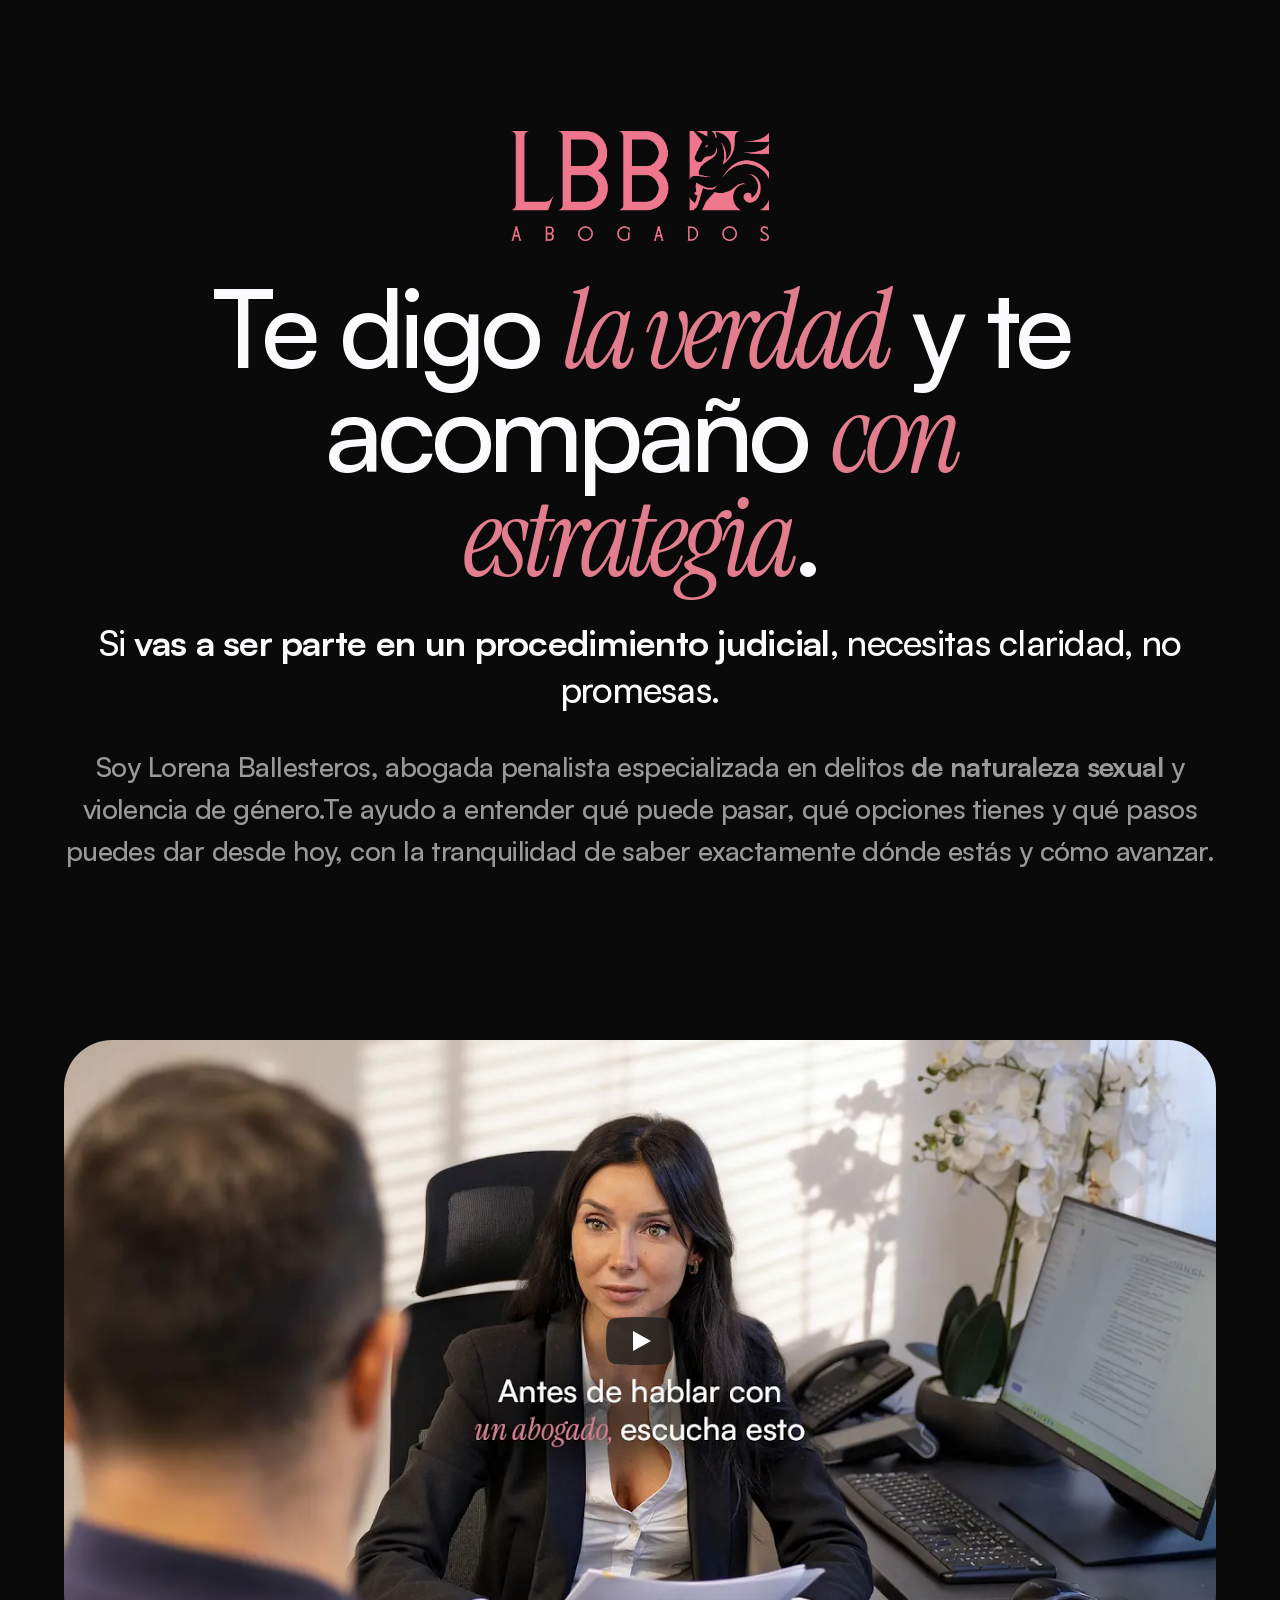
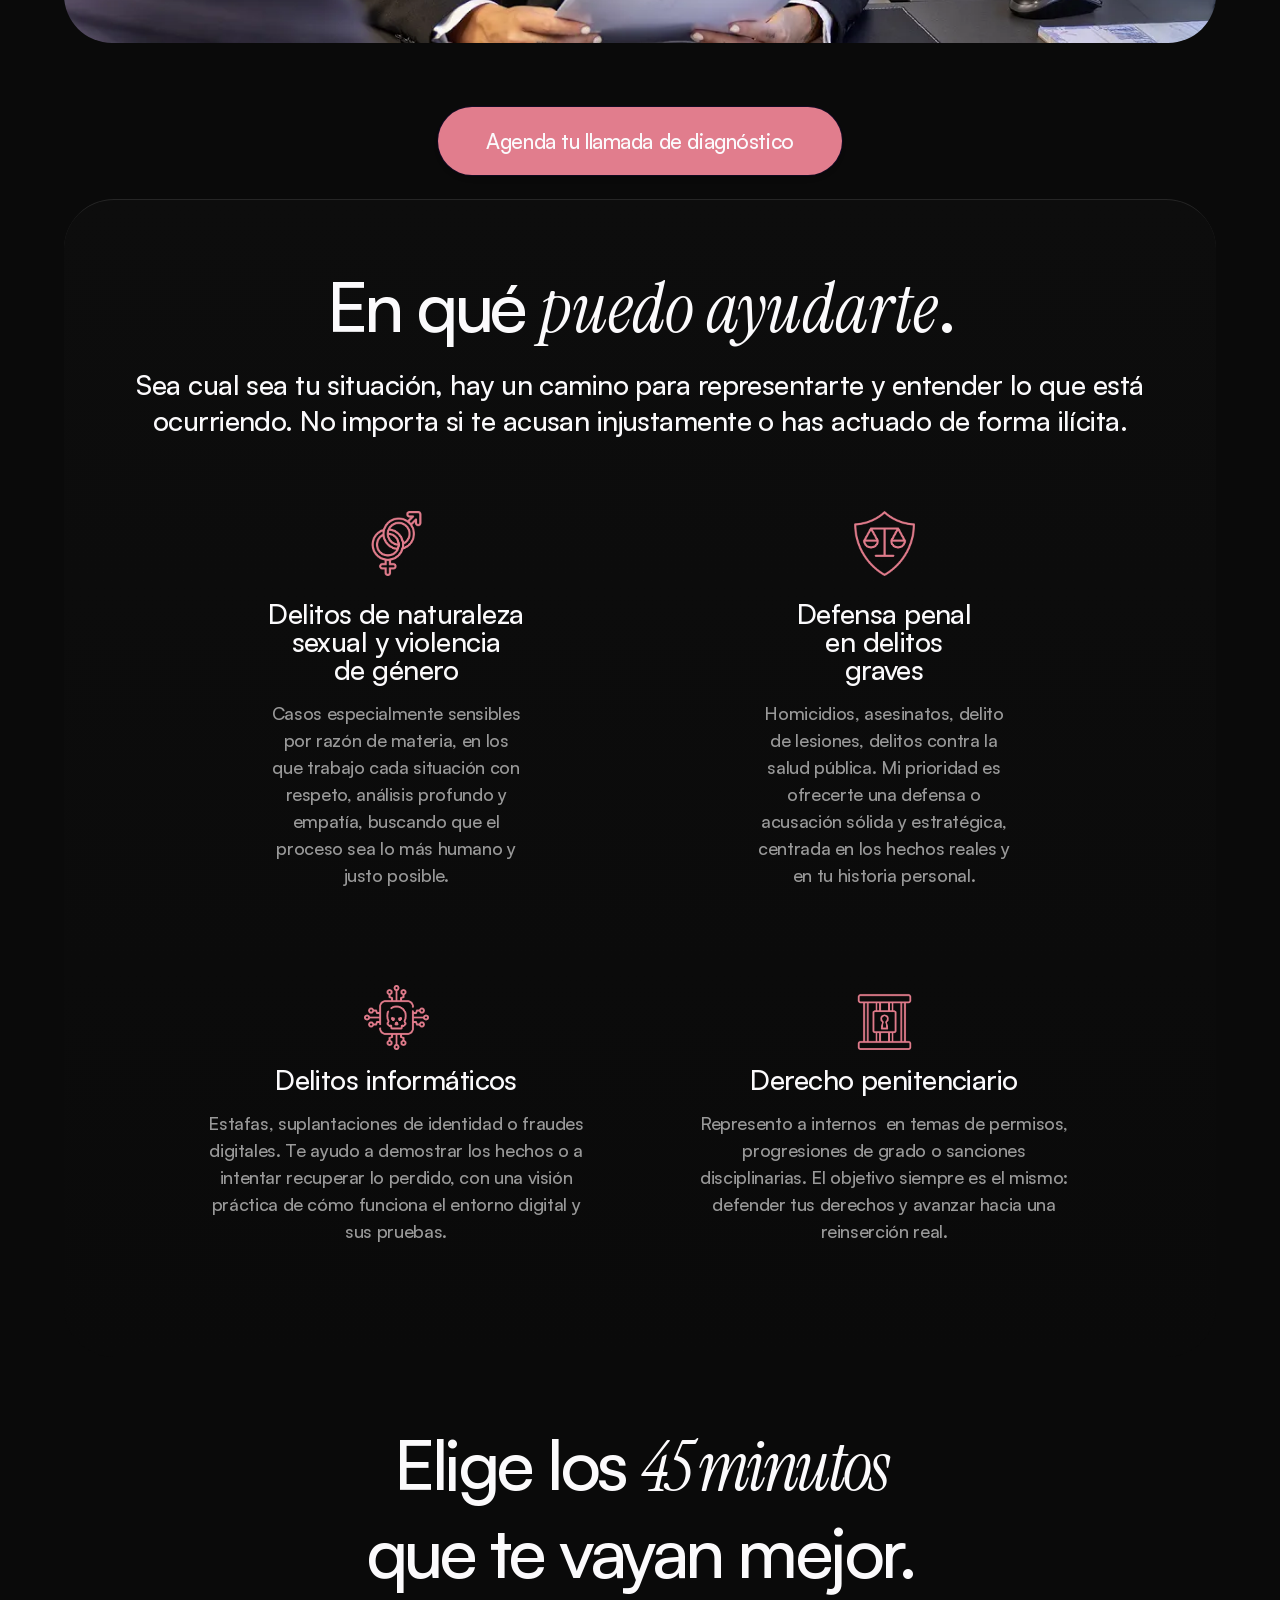
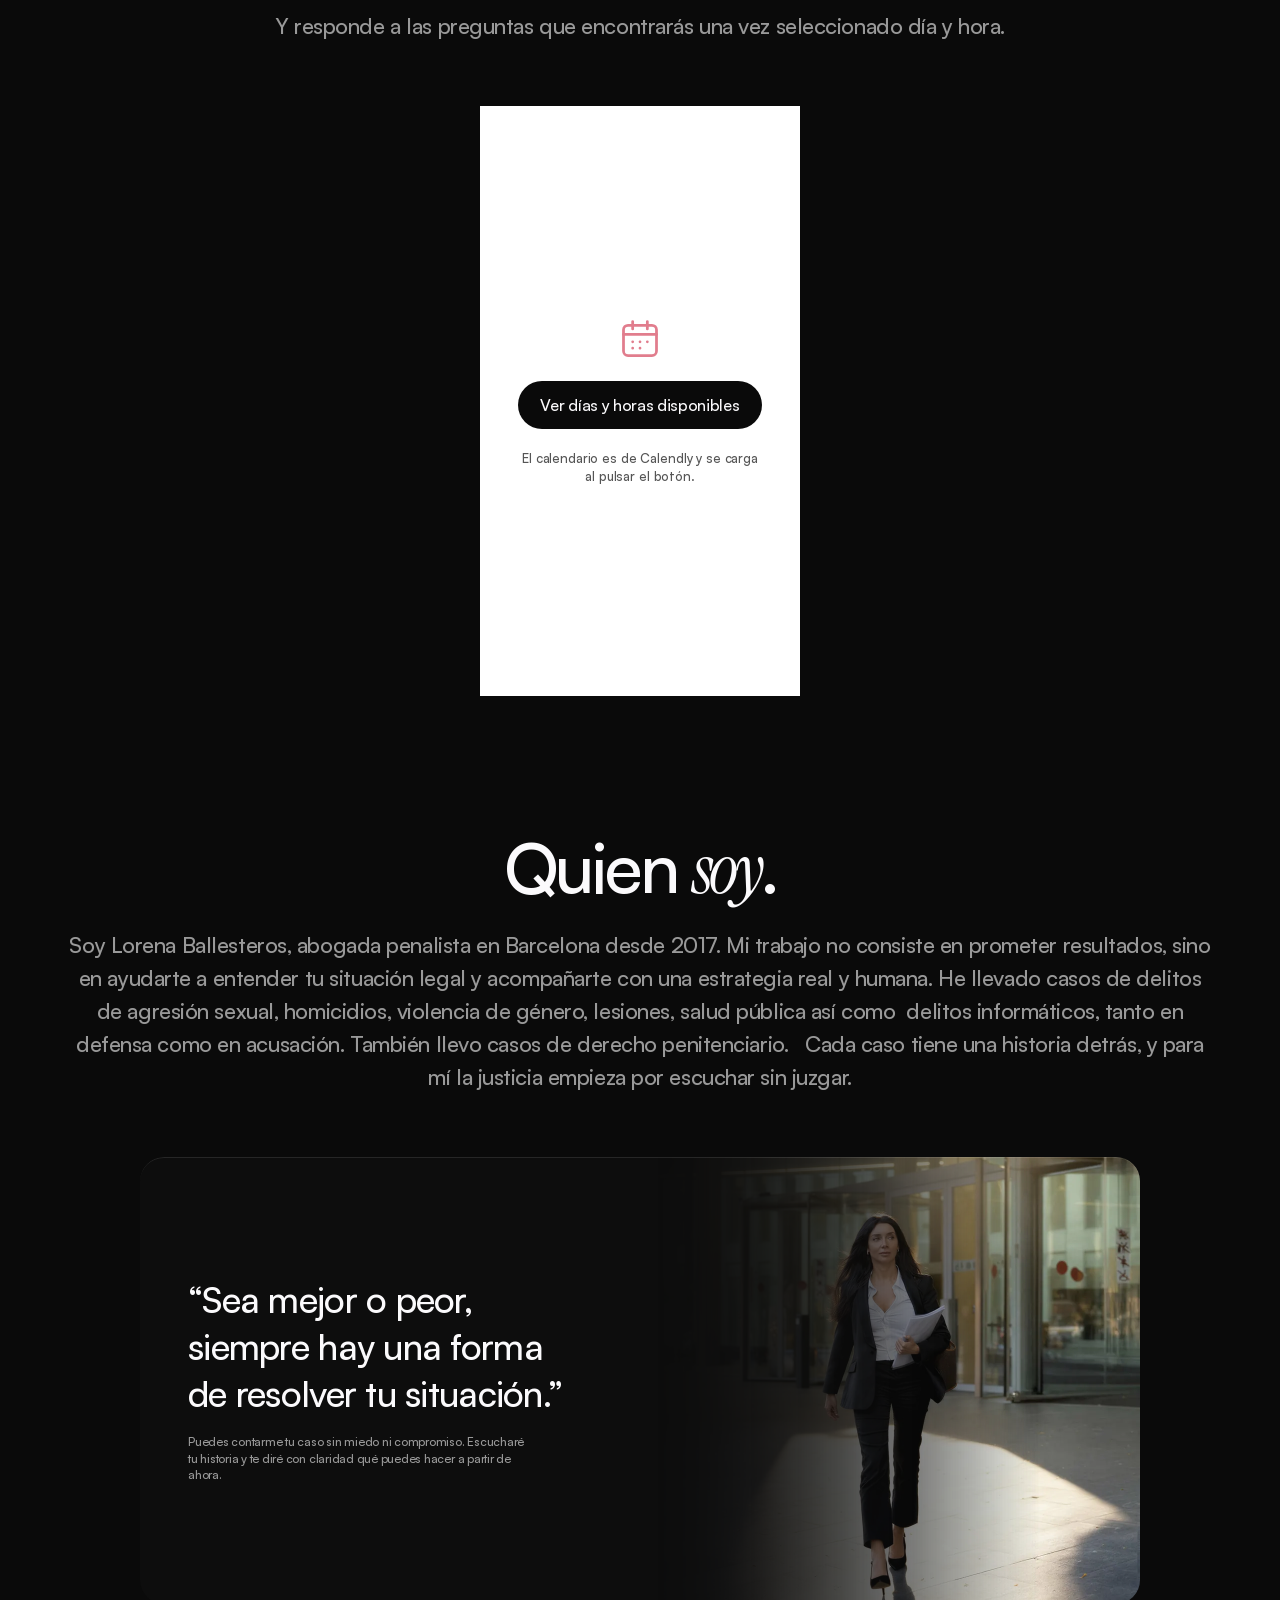
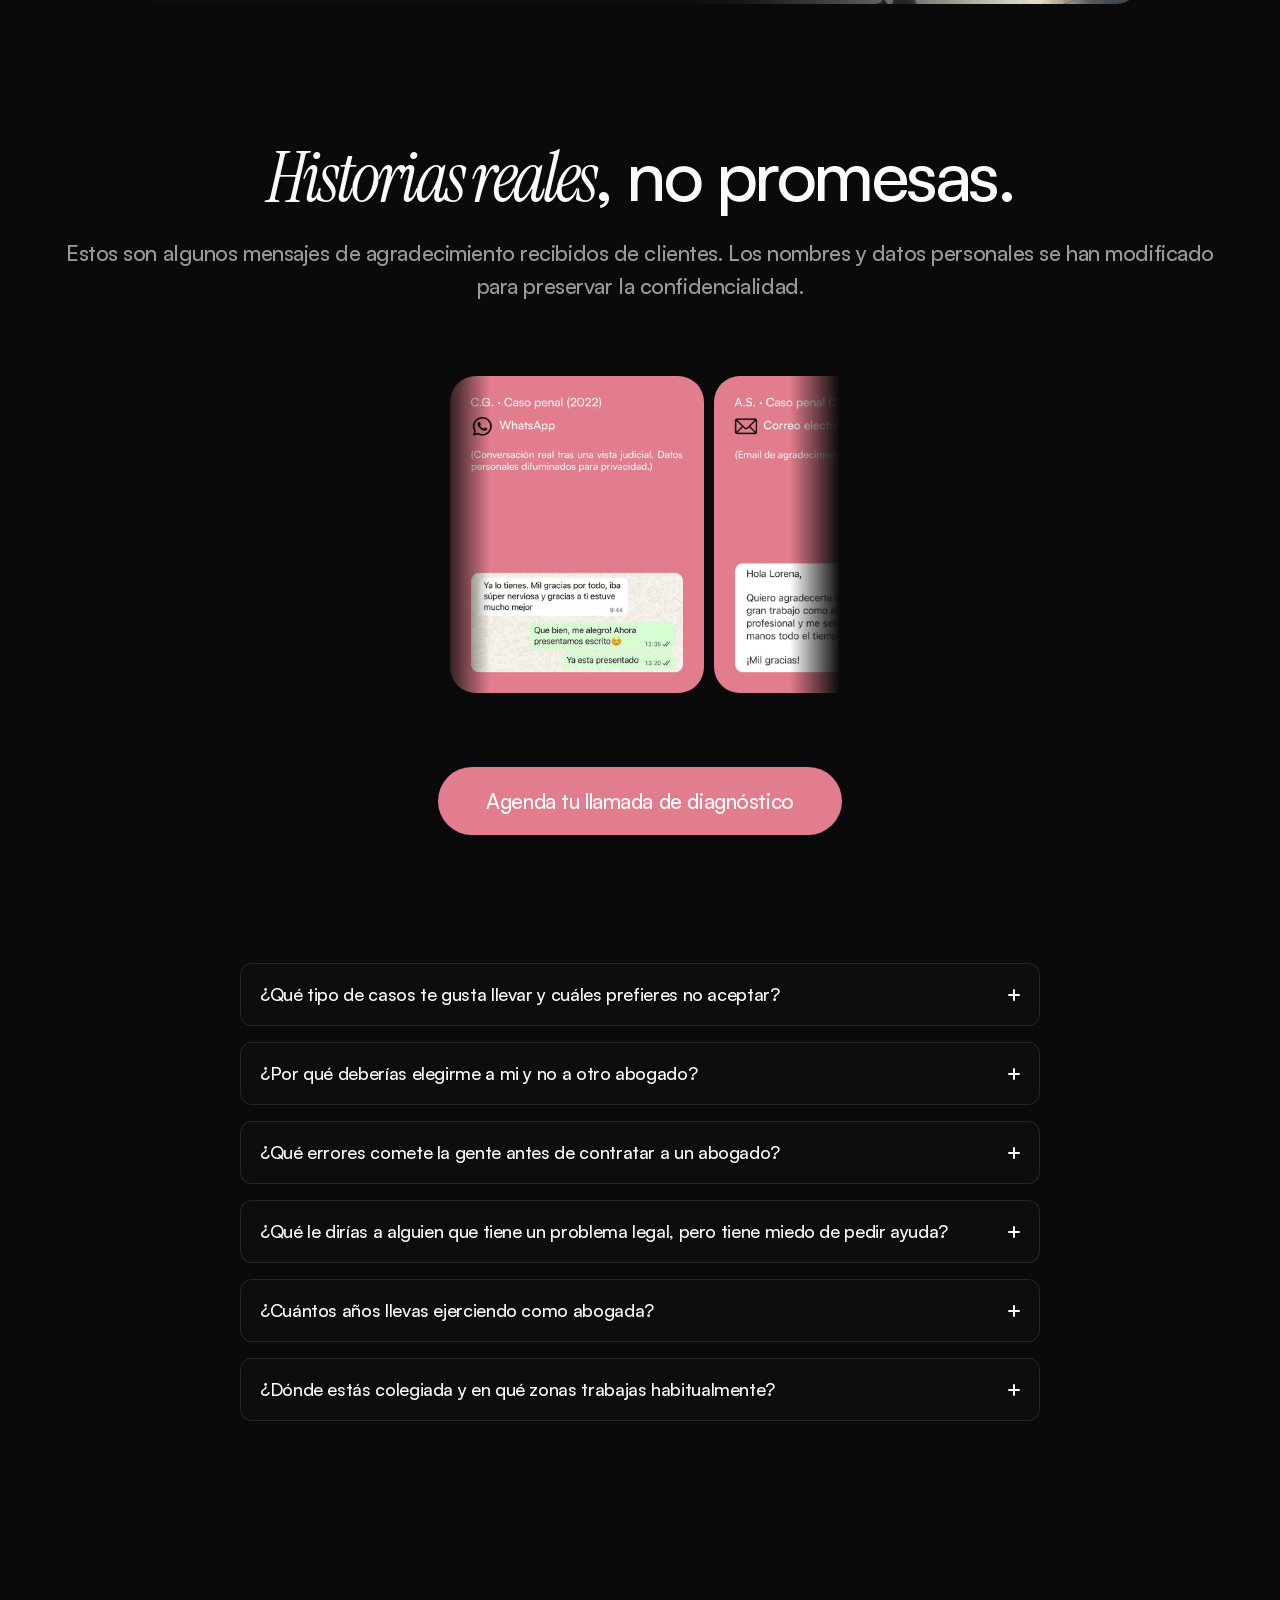
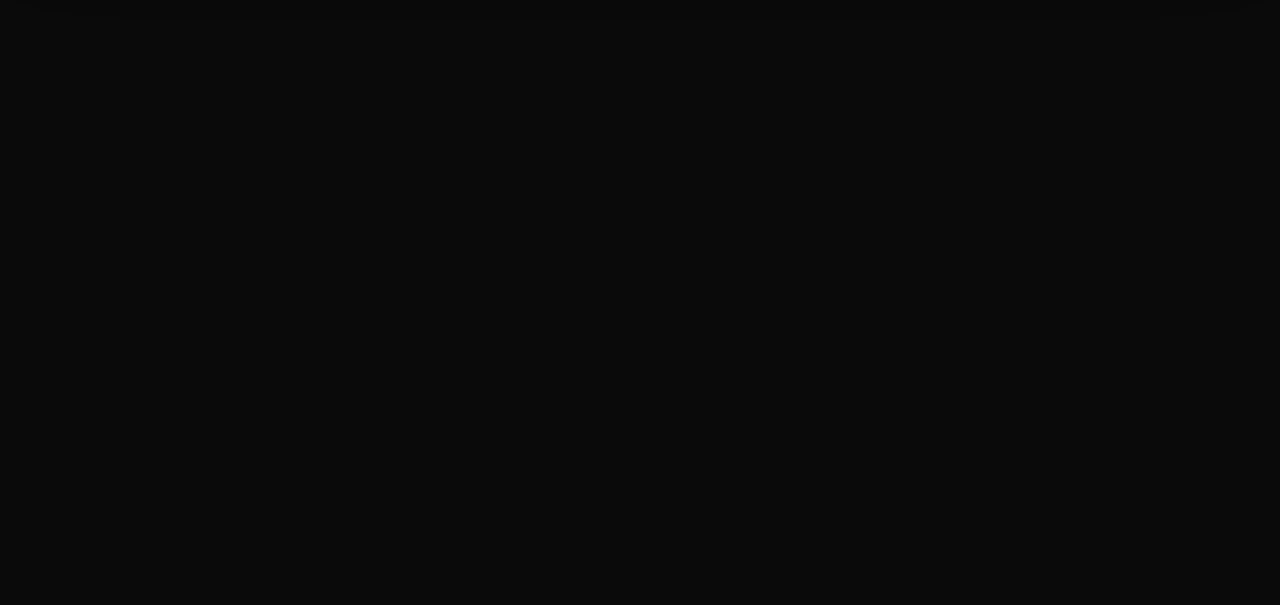
<file: index.html>
<!DOCTYPE html>
<html lang="es">
<head>
<meta charset="utf-8">
<meta name="viewport" content="width=device-width, initial-scale=1">
<title>LBB Abogados – Derecho penal y penitenciario en Barcelona</title>
<meta name="description" content="Bufete especializado en defensa penal, delitos de naturaleza sexual y violencia de género, delitos informáticos y derecho penitenciario. Abogados expertos en Barcelona.">
<meta name="robots" content="max-image-preview:large">
<meta name="theme-color" content="#0a0a0a">
<link rel="canonical" href="https://www.lbbabogados.com/">
<link rel="icon" type="image/png" href="assets/img/favicon.png">
<link rel="apple-touch-icon" href="assets/img/favicon.png">
<!-- Open Graph / Facebook -->
<meta property="og:type" content="website">
<meta property="og:locale" content="es_ES">
<meta property="og:url" content="https://www.lbbabogados.com/">
<meta property="og:title" content="LBB Abogados – Derecho penal y penitenciario en Barcelona">
<meta property="og:description" content="Bufete especializado en defensa penal, delitos de naturaleza sexual y violencia de género, delitos informáticos y derecho penitenciario. Abogados expertos en Barcelona.">
<meta property="og:image" content="https://www.lbbabogados.com/assets/img/og.jpg">
<!-- Twitter -->
<meta name="twitter:card" content="summary_large_image">
<meta name="twitter:title" content="LBB Abogados – Derecho penal y penitenciario en Barcelona">
<meta name="twitter:description" content="Bufete especializado en defensa penal, delitos de naturaleza sexual y violencia de género, delitos informáticos y derecho penitenciario. Abogados expertos en Barcelona.">
<meta name="twitter:image" content="https://www.lbbabogados.com/assets/img/og.jpg">
<link rel="preload" href="assets/fonts/satoshi-500.woff2" as="font" type="font/woff2" crossorigin>
<link rel="preload" href="assets/fonts/instrument-serif-italic.woff2" as="font" type="font/woff2" crossorigin>
<link rel="stylesheet" href="assets/css/estilos.css">
</head>
<body>
<a class="saltar" href="#contenido">Saltar al contenido</a>

<div class="pagina">

<header class="hero" id="hero">
  <div class="hero__caja">
    <img class="logo" src="assets/img/logo-lbb.webp" alt="LBB Abogados" width="789" height="337" fetchpriority="high">
    <h1 class="hero__titulo">Te digo <em>la verdad</em> y te acompaño <em>con estrategia</em>.</h1>
    <p class="hero__sub">Si <strong>vas a ser parte en un procedimiento judicial</strong>, necesitas claridad, no promesas.</p>
    <p class="hero__texto">Soy Lorena Ballesteros, abogada penalista especializada en delitos <strong>de naturaleza sexual</strong> y violencia de género.Te ayudo a entender qué puede pasar, qué opciones tienes y qué pasos puedes dar desde hoy, con la tranquilidad de saber exactamente dónde estás y cómo avanzar.</p>
  </div>
</header>

<main id="contenido">

<section class="video" id="video" aria-label="Vídeo">
  <div class="video__marco" data-youtube="cZ8lqdXhNQo" data-titulo="Vídeo: Antes de hablar con un abogado, escucha esto">
    <a class="video__enlace" href="https://www.youtube.com/watch?v=cZ8lqdXhNQo" target="_blank" rel="noopener" aria-label="Reproducir el vídeo «Antes de hablar con un abogado, escucha esto». Se carga desde YouTube.">
      <img src="assets/img/video-portada.webp" alt="" width="1280" height="720" loading="lazy" decoding="async">
      <span class="video__play" aria-hidden="true"><svg viewBox="0 0 68 48" focusable="false"><path class="fondo" d="M66.52,7.74c-0.78-2.93-2.49-5.41-5.42-6.19C55.79,.13,34,0,34,0S12.21,.13,6.9,1.55 C3.97,2.33,2.27,4.81,1.48,7.74C0.06,13.05,0,24,0,24s0.06,10.95,1.48,16.26c0.78,2.93,2.49,5.41,5.42,6.19 C12.21,47.87,34,48,34,48s21.79-0.13,27.1-1.55c2.93-0.78,4.64-3.26,5.42-6.19C67.94,34.95,68,24,68,24S67.94,13.05,66.52,7.74z"/><path d="M 45,24 27,14 27,34" fill="#fff"/></svg></span>
    </a>
  </div>
</section>

<section class="servicios" aria-labelledby="t-servicios">
  <a class="boton" href="https://calendly.com/lbbabogados/diagnostico" target="_blank" rel="noopener">Agenda tu llamada de diagnóstico<span class="oculto"> (se abre Calendly en una pestaña nueva)</span></a>
  <div class="servicios__caja con-filo" id="features">
    <div class="cabecera-seccion">
      <h2 class="titulo titulo--serif titulo--suelto" id="t-servicios"><span class="sans">En qué </span>puedo ayudarte<span class="sans">.</span></h2>
      <p class="entradilla">Sea cual sea tu situación, hay un camino para representarte y entender lo que está ocurriendo. No importa si te acusan injustamente o has actuado de forma ilícita.</p>
    </div>
    <ul class="servicios__lista">
      <li class="servicio">
        <img src="assets/img/icono-delitos-sexuales.webp" alt="" width="65" height="65" loading="lazy" decoding="async">
        <h3>Delitos de naturaleza<br>sexual y violencia<br>de género</h3>
        <p>Casos especialmente sensibles por razón de materia, en los que trabajo cada situación con respeto, análisis profundo y empatía, buscando que el proceso sea lo más humano y justo posible.</p>
      </li>
      <li class="servicio">
        <img src="assets/img/icono-defensa-penal.webp" alt="" width="65" height="65" loading="lazy" decoding="async">
        <h3>Defensa penal<br>en delitos <br class="no-movil">graves</h3>
        <p>Homicidios, asesinatos, delito de lesiones, delitos contra la salud pública. Mi prioridad es ofrecerte una defensa o acusación sólida y estratégica, centrada en los hechos reales y en tu historia personal.</p>
      </li>
      <li class="servicio">
        <img src="assets/img/icono-delitos-informaticos.webp" alt="" width="65" height="65" loading="lazy" decoding="async">
        <h3>Delitos <br class="movil-y-tableta">informáticos</h3>
        <p>Estafas, suplantaciones de identidad o fraudes digitales. Te ayudo a demostrar los hechos o a intentar recuperar lo perdido, con una visión práctica de cómo funciona el entorno digital y sus pruebas.</p>
      </li>
      <li class="servicio">
        <img src="assets/img/icono-derecho-penitenciario.webp" alt="" width="65" height="65" loading="lazy" decoding="async">
        <h3>Derecho <br class="movil-y-tableta">penitenciario</h3>
        <p>Represento a internos  en temas de permisos, progresiones de grado o sanciones disciplinarias. El objetivo siempre es el mismo: defender tus derechos y avanzar hacia una reinserción real.</p>
      </li>
    </ul>
  </div>
</section>

<section class="reserva" id="pricing" aria-labelledby="t-reserva">
  <div class="cabecera-seccion">
    <h2 class="titulo" id="t-reserva">Elige los <em>45 minutos</em><br>que te vayan mejor.</h2>
    <p class="texto">Y responde a las preguntas que encontrarás una vez seleccionado día y hora.</p>
  </div>
  <div class="calendly" data-calendly="https://calendly.com/lbbabogados/diagnostico">
    <div class="calendly__aviso">
      <svg class="calendly__icono" viewBox="0 0 24 24" fill="none" stroke="currentColor" stroke-width="1.5" stroke-linecap="round" stroke-linejoin="round" aria-hidden="true" focusable="false"><rect x="3" y="4.5" width="18" height="16.5" rx="2.5"/><path d="M3 9.5h18M8 2.5v4M16 2.5v4M8 13.5h.01M12 13.5h.01M16 13.5h.01M8 17h.01M12 17h.01"/></svg>
      <a class="boton calendly__boton" href="https://calendly.com/lbbabogados/diagnostico" target="_blank" rel="noopener">Ver días y horas disponibles</a>
      <p class="calendly__nota">El calendario es de Calendly y se carga al pulsar el botón.</p>
    </div>
  </div>
</section>

<section class="sobre" id="benefits" aria-labelledby="t-sobre">
  <div class="cabecera-seccion">
    <h2 class="titulo" id="t-sobre">Quien <em>soy</em>.</h2>
    <p class="texto">Soy Lorena Ballesteros, abogada penalista en Barcelona desde 2017. Mi trabajo no consiste en prometer resultados, sino en ayudarte a entender tu situación legal y acompañarte con una estrategia real y humana. He llevado casos de delitos de agresión sexual, homicidios, violencia de género, lesiones, salud pública así como  delitos informáticos, tanto en defensa como en acusación. También llevo casos de derecho penitenciario.   Cada caso tiene una historia detrás, y para mí la justicia empieza por escuchar sin juzgar.</p>
  </div>
  <div class="cita con-filo">
    <div class="cita__texto">
      <p class="cita__frase">“Sea mejor o peor, siempre hay una forma de resolver tu situación.”</p>
      <p class="cita__nota">Puedes contarme tu caso sin miedo ni compromiso. Escucharé tu historia y te diré con claridad qué puedes hacer a partir de ahora.</p>
    </div>
    <div class="cita__foto"><img src="assets/img/lorena-caminando.webp" alt="Lorena Ballesteros caminando por la calle con unos documentos en la mano" width="1000" height="1000" loading="lazy" decoding="async"></div>
  </div>
</section>

<section class="historias" id="categories" aria-labelledby="t-historias">
  <div class="cabecera-seccion">
    <h2 class="titulo titulo--serif" id="t-historias">Historias reales<span class="sans">, no promesas.</span></h2>
    <p class="texto">Estos son algunos mensajes de agradecimiento recibidos de clientes. Los nombres y datos personales se han modificado para preservar la confidencialidad.</p>
  </div>
  <div class="cinta-recorte">
    <div class="cinta" role="group" tabindex="0" aria-label="Mensajes de clientes. Se desplazan solos: pulsa para pausar o reanudar.">
      <ul class="cinta__pista">
        <li><img src="assets/img/testimonio-1-whatsapp.webp" alt="C.G. · Caso penal (2022). WhatsApp. (Conversación real tras una vista judicial. Datos personales difuminados para privacidad.) Mensaje recibido: «Ya lo tienes. Mil gracias por todo, iba súper nerviosa y gracias a ti estuve mucho mejor». Respuestas: «Que bien, me alegro! Ahora presentamos escrito». «Ya esta presentado»." width="720" height="900" loading="lazy" decoding="async"></li>
        <li><img src="assets/img/testimonio-2-correo.webp" alt="A.S. · Caso penal (2025). Correo electrónico. (Email de agradecimiento al finalizar el proceso.) «Hola Lorena, Quiero agradecerte de corazón por tu gran trabajo como abogada. Fuiste muy profesional y me sentí en muy buenas manos todo el tiempo. ¡Mil gracias!»" width="720" height="900" loading="lazy" decoding="async"></li>
        <li><img src="assets/img/testimonio-3-correo.webp" alt="A.C. · Absolución penal (2025). Correo electrónico. (Mensaje recibido por correo tras conocerse la sentencia absolutoria.) «En lo que a mí respecta, quiero decir que me siento muy satisfecho con la forma en la que has tratado mi caso. Y no solo por el resultado final de absolución que por supuesto me ha proporcionado una gran alegría y tranquilidad, sino por la manera en la que has llevado cada una de las fases del proceso, tanto los escritos como las actuaciones en sala. Creo que eres una gran profesional. Lo dicho anteriormente, muchas gracias por todo. Un saludo cordial»" width="720" height="900" loading="lazy" decoding="async"></li>
        <li aria-hidden="true"><img src="assets/img/testimonio-1-whatsapp.webp" alt="" width="720" height="900" loading="lazy" decoding="async"></li>
        <li aria-hidden="true"><img src="assets/img/testimonio-2-correo.webp" alt="" width="720" height="900" loading="lazy" decoding="async"></li>
        <li aria-hidden="true"><img src="assets/img/testimonio-3-correo.webp" alt="" width="720" height="900" loading="lazy" decoding="async"></li>
      </ul>
    </div>
  </div>
  <a class="boton" href="https://calendly.com/lbbabogados/diagnostico" target="_blank" rel="noopener">Agenda tu llamada de diagnóstico<span class="oculto"> (se abre Calendly en una pestaña nueva)</span></a>
</section>

<section class="faq" aria-labelledby="t-faq">
  <h2 class="oculto" id="t-faq">Preguntas frecuentes</h2>
  <div class="faq__lista" id="faq">
    <details class="pregunta" name="faq">
      <summary><span class="pregunta__texto">¿Qué tipo de casos te gusta llevar y cuáles prefieres no aceptar?</span><span class="pregunta__icono" aria-hidden="true"></span></summary>
      <div class="pregunta__respuesta"><p>En derecho penal, soy especialista en delitos de naturaleza sexual ( agresiones sexuales, agresiones sexuales a menores de 16 años, acoso sexual, exhibicionismo, prostitución de menores, pornografía…) homicidios y asesinatos. Tengo también experiencia en tráfico de drogas, robos con violencia, delitos informáticos, lesiones, violencia de género…  También tengo experiencia en Tribunales del Jurado.   También tengo experiencia en derecho penitenciario, en representación de los internos en cuestiones como clasificación penitenciaria, progresiones de grado, permisos de salida y recursos contra sanciones disciplinarias.  Acepto todo tipo de casos.   En laboral, solo acepto casos de despido y negociaciones con la empresa en representación del trabajador y/o viceversa. </p></div>
    </details>
    <details class="pregunta" name="faq">
      <summary><span class="pregunta__texto">¿Por qué deberías elegirme a mi y no a otro abogado?</span><span class="pregunta__icono" aria-hidden="true"></span></summary>
      <div class="pregunta__respuesta"><p>Te voy a decir las cosas tal cual, no te voy a decir lo que quieres escuchar, no te voy a dar falsas expectativas, te voy a decir la realidad y en lo que me comprometo, es a poder asesorarte lo mejor posible dentro de esa realidad. Tengo que jugar con lo que tengo, y a veces lo que tengo o lo que trae el cliente no es suficiente o no es bueno para poder conseguir lo que quiere él, y entonces de lo que se trata es de conseguir el mejor acuerdo o la condena minima.   Por otro lado, hablo francés nativo, ya que mi madre es francesa. Si te sientes más comodo/a hablando en francés, no habrá ningun problema. </p></div>
    </details>
    <details class="pregunta" name="faq">
      <summary><span class="pregunta__texto">¿Qué errores comete la gente antes de contratar a un abogado?</span><span class="pregunta__icono" aria-hidden="true"></span></summary>
      <div class="pregunta__respuesta"><p>Pensar que por ser más mayor, va ser más comprometido. Pensar que por ser más caro, va a ser mejor.  Pensar que por ser una mujer o un hombre, según el delito que sea, les va a beneficiar o no, eso quizás era antes, ahora ya no.  Querer corroborar lo mismo con 5 abogados  más.  Escoger al que le asegura 100% un éxito o una buena resolución ( no se puede a no ser que sea algo evidentisimo).</p></div>
    </details>
    <details class="pregunta" name="faq">
      <summary><span class="pregunta__texto">¿Qué le dirías a alguien que tiene un problema legal, pero tiene miedo de pedir ayuda?</span><span class="pregunta__icono" aria-hidden="true"></span></summary>
      <div class="pregunta__respuesta"><p>Sea mejor o peor, siempre hay una forma de resolver tu situación, me comprometo a asesorarte en ello.</p></div>
    </details>
    <details class="pregunta" name="faq">
      <summary><span class="pregunta__texto">¿Cuántos años llevas ejerciendo como abogada?</span><span class="pregunta__icono" aria-hidden="true"></span></summary>
      <div class="pregunta__respuesta"><p>Desde el año 2017.</p></div>
    </details>
    <details class="pregunta" name="faq">
      <summary><span class="pregunta__texto">¿Dónde estás colegiada y en qué zonas trabajas habitualmente?</span><span class="pregunta__icono" aria-hidden="true"></span></summary>
      <div class="pregunta__respuesta"><p>Estoy colegiada en el Ilustre Colegio de Abogados de Barcelona, trabajo en Barcelona Ciudad , y en Cataluña en general. También me desplazo a cualquier sitio de España si el procedimiento lo requiere.</p></div>
    </details>
  </div>
</section>

</main>

</div>

<footer class="pie" id="footer">
  <img class="pie__foto" src="assets/img/lorena-retrato.webp" alt="" width="1040" height="1040" loading="lazy" decoding="async">
  <div class="pie__texto">
    <p><span class="junto">ELEBE ABOGADOS, S.L.P. ·</span> <span class="junto">NIF B26911982 ·</span> <span class="junto">c/ Diputació 279, 3º 3ª, 08007 Barcelona</span></p>
    <p>Lorena Ballesteros Bovet, <span class="junto">abogada colegiada n.º 44.016</span> del <span class="junto" lang="ca">Il·lustre Col·legi de l'Advocacia de Barcelona</span></p>
    <nav class="pie__legal" aria-label="Información legal"><a href="aviso-legal/">Aviso legal</a><span aria-hidden="true">·</span><a href="privacidad/">Privacidad</a><span aria-hidden="true">·</span><a href="cookies/">Cookies</a></nav>
    <p>© 2025 Lorena Ballesteros. Todos los derechos reservados.</p>
  </div>
</footer>

<script src="assets/js/sitio.js" defer></script>
</body>
</html>
</file>
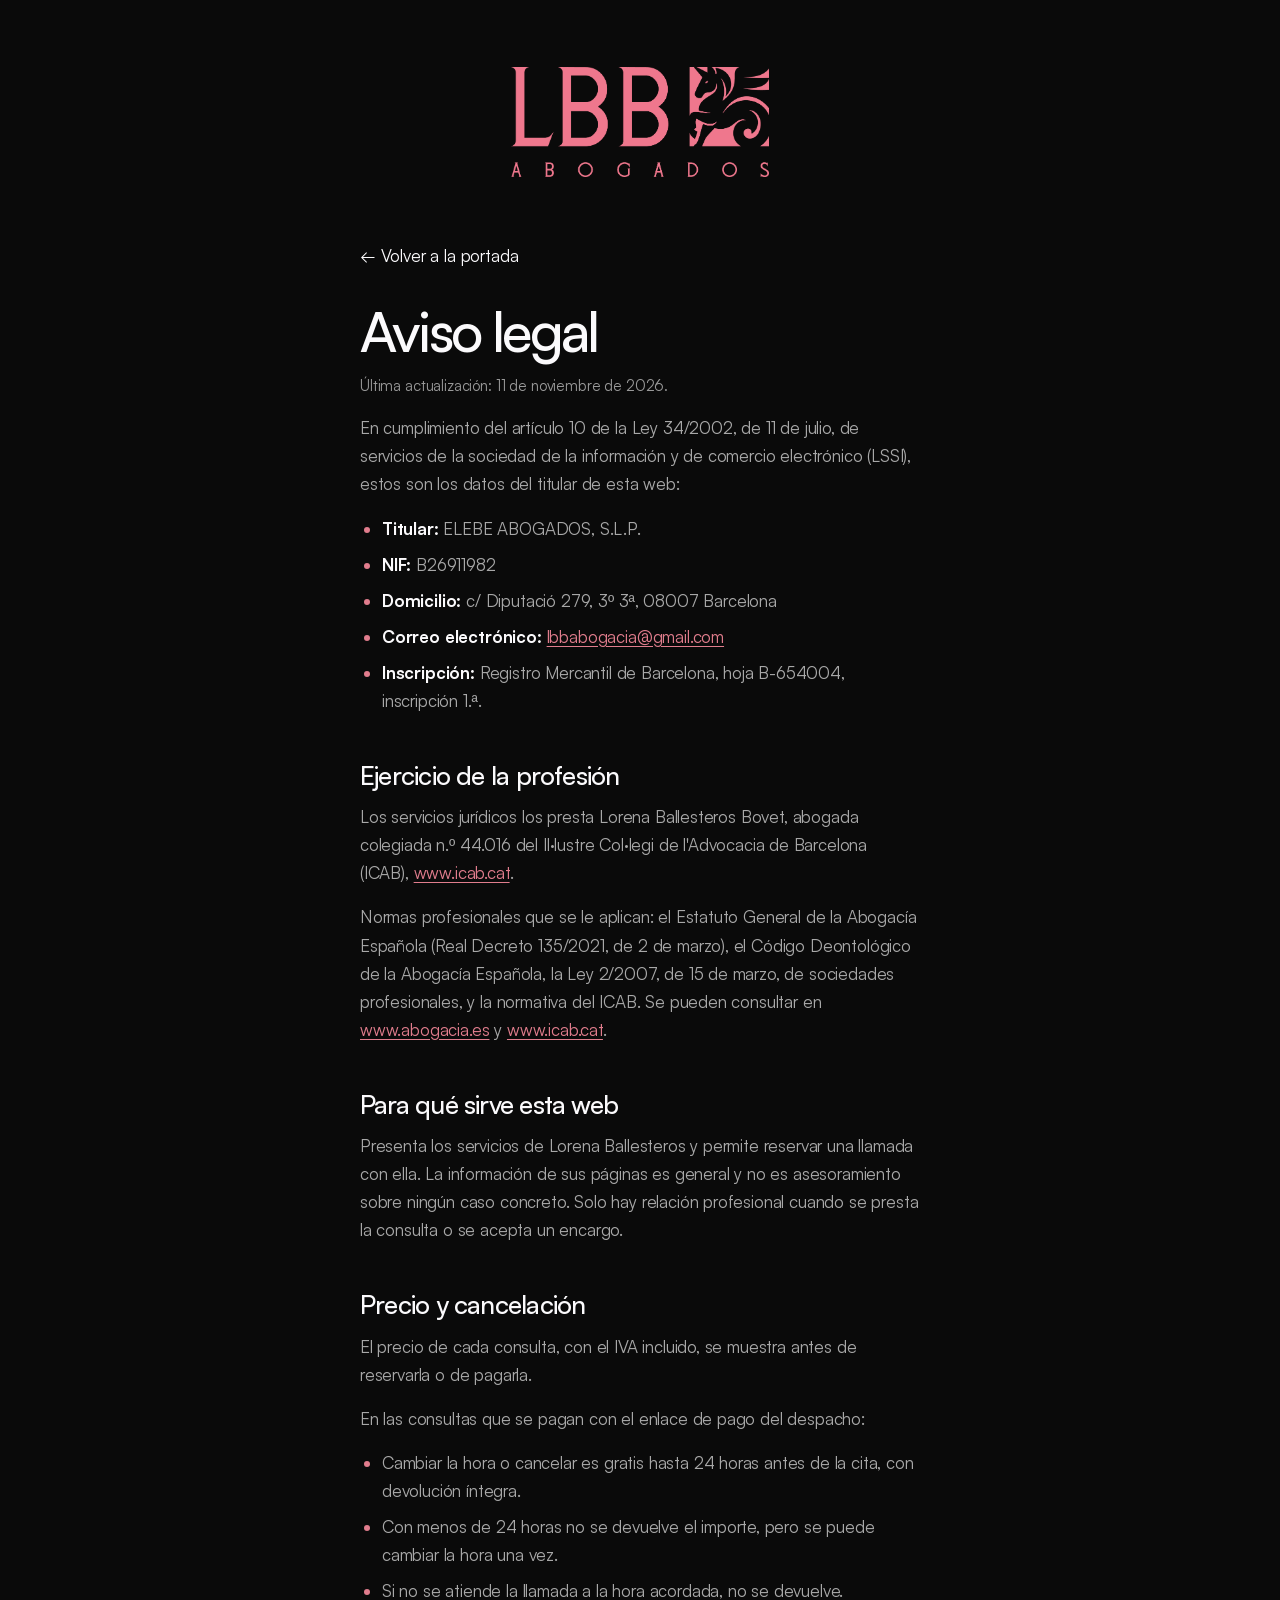
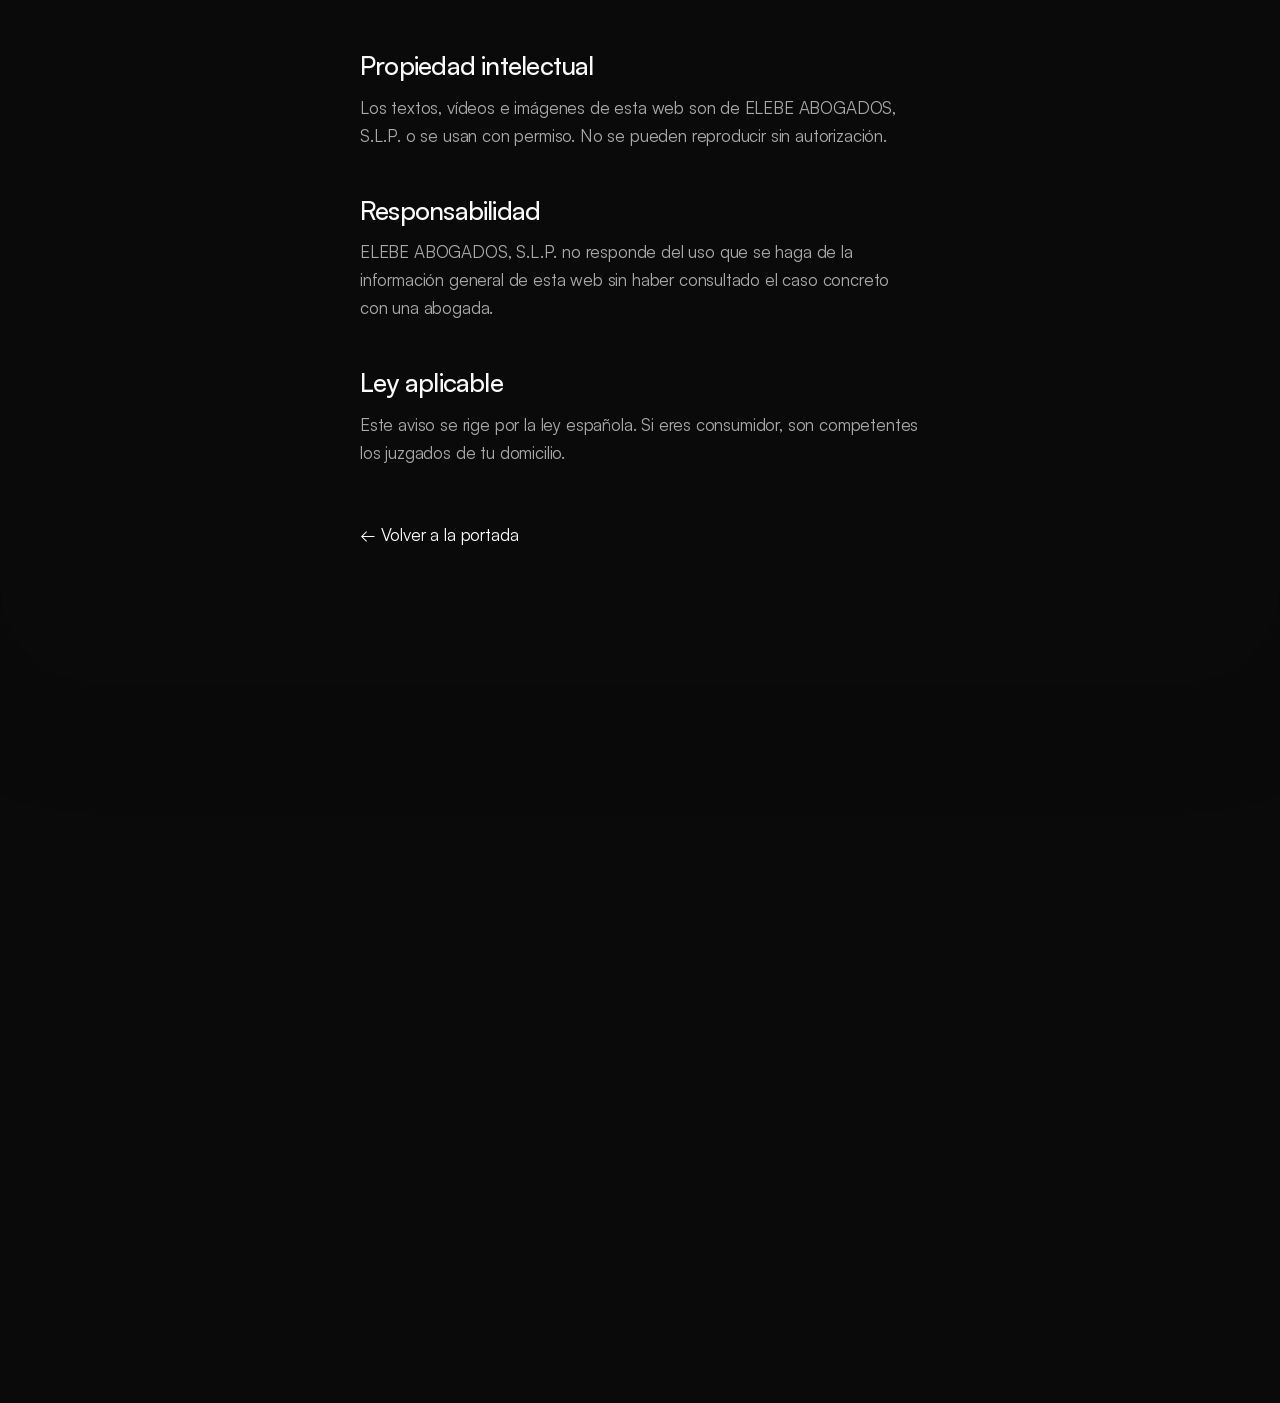
<file: aviso-legal/index.html>
<!DOCTYPE html>
<html lang="es">
<head>
<meta charset="utf-8">
<meta name="viewport" content="width=device-width, initial-scale=1">
<title>Aviso legal – LBB Abogados</title>
<meta name="description" content="Aviso legal de la web de LBB Abogados: quién es el titular, cómo contactar y las condiciones de uso.">
<meta name="theme-color" content="#0a0a0a">
<link rel="canonical" href="https://www.lbbabogados.com/aviso-legal/">
<link rel="icon" type="image/png" href="../assets/img/favicon.png">
<link rel="apple-touch-icon" href="../assets/img/favicon.png">
<meta property="og:type" content="website">
<meta property="og:locale" content="es_ES">
<meta property="og:url" content="https://www.lbbabogados.com/aviso-legal/">
<meta property="og:title" content="Aviso legal – LBB Abogados">
<meta property="og:description" content="Aviso legal de la web de LBB Abogados: quién es el titular, cómo contactar y las condiciones de uso.">
<meta property="og:image" content="https://www.lbbabogados.com/assets/img/og.jpg">
<link rel="preload" href="../assets/fonts/satoshi-400.woff2" as="font" type="font/woff2" crossorigin>
<link rel="stylesheet" href="../assets/css/estilos.css">
</head>
<body>
<!-- Página generada por _fuentes/generar_legales.py a partir de _fuentes/aviso-legal.md. No editar a mano: cambia el .md y vuelve a generar. -->
<a class="saltar" href="#contenido">Saltar al contenido</a>

<div class="pagina">

<header class="cabecera">
  <a href="../" aria-label="LBB Abogados: volver a la portada"><img class="logo" src="../assets/img/logo-lbb.webp" alt="LBB Abogados" width="789" height="337"></a>
</header>

<main class="legal" id="contenido">
  <p class="legal__volver"><a href="../">← Volver a la portada</a></p>
  <article>
    <h1>Aviso legal</h1>
    <p class="fecha">Última actualización: 11 de noviembre de 2026.</p>
    <p>En cumplimiento del artículo 10 de la Ley 34/2002, de 11 de julio, de servicios de la sociedad de la información y de comercio electrónico (LSSI), estos son los datos del titular de esta web:</p>
    <ul>
      <li><strong>Titular:</strong> ELEBE ABOGADOS, S.L.P.</li>
      <li><strong>NIF:</strong> B26911982</li>
      <li><strong>Domicilio:</strong> c/ Diputació 279, 3º 3ª, 08007 Barcelona</li>
      <li><strong>Correo electrónico:</strong> <a href="mailto:lbbabogacia@gmail.com">lbbabogacia@gmail.com</a></li>
      <li><strong>Inscripción:</strong> Registro Mercantil de Barcelona, hoja B-654004, inscripción 1.ª.</li>
    </ul>
    <h2>Ejercicio de la profesión</h2>
    <p>Los servicios jurídicos los presta Lorena Ballesteros Bovet, abogada colegiada n.º 44.016 del Il·lustre Col·legi de l'Advocacia de Barcelona (ICAB), <a href="https://www.icab.cat" rel="noopener noreferrer">www.icab.cat</a>.</p>
    <p>Normas profesionales que se le aplican: el Estatuto General de la Abogacía Española (Real Decreto 135/2021, de 2 de marzo), el Código Deontológico de la Abogacía Española, la Ley 2/2007, de 15 de marzo, de sociedades profesionales, y la normativa del ICAB. Se pueden consultar en <a href="https://www.abogacia.es" rel="noopener noreferrer">www.abogacia.es</a> y <a href="https://www.icab.cat" rel="noopener noreferrer">www.icab.cat</a>.</p>
    <h2>Para qué sirve esta web</h2>
    <p>Presenta los servicios de Lorena Ballesteros y permite reservar una llamada con ella. La información de sus páginas es general y no es asesoramiento sobre ningún caso concreto. Solo hay relación profesional cuando se presta la consulta o se acepta un encargo.</p>
    <h2>Precio y cancelación</h2>
    <p>El precio de cada consulta, con el IVA incluido, se muestra antes de reservarla o de pagarla.</p>
    <p>En las consultas que se pagan con el enlace de pago del despacho:</p>
    <ul>
      <li>Cambiar la hora o cancelar es gratis hasta 24 horas antes de la cita, con devolución íntegra.</li>
      <li>Con menos de 24 horas no se devuelve el importe, pero se puede cambiar la hora una vez.</li>
      <li>Si no se atiende la llamada a la hora acordada, no se devuelve.</li>
    </ul>
    <h2>Propiedad intelectual</h2>
    <p>Los textos, vídeos e imágenes de esta web son de ELEBE ABOGADOS, S.L.P. o se usan con permiso. No se pueden reproducir sin autorización.</p>
    <h2>Responsabilidad</h2>
    <p>ELEBE ABOGADOS, S.L.P. no responde del uso que se haga de la información general de esta web sin haber consultado el caso concreto con una abogada.</p>
    <h2>Ley aplicable</h2>
    <p>Este aviso se rige por la ley española. Si eres consumidor, son competentes los juzgados de tu domicilio.</p>
  </article>
  <p class="legal__volver"><a href="../">← Volver a la portada</a></p>
</main>

</div>

<footer class="pie" id="footer">
  <img class="pie__foto" src="../assets/img/lorena-retrato.webp" alt="" width="1040" height="1040" loading="lazy" decoding="async">
  <div class="pie__texto">
    <p><span class="junto">ELEBE ABOGADOS, S.L.P. ·</span> <span class="junto">NIF B26911982 ·</span> <span class="junto">c/ Diputació 279, 3º 3ª, 08007 Barcelona</span></p>
    <p>Lorena Ballesteros Bovet, <span class="junto">abogada colegiada n.º 44.016</span> del <span class="junto" lang="ca">Il·lustre Col·legi de l'Advocacia de Barcelona</span></p>
    <nav class="pie__legal" aria-label="Información legal"><a href="../aviso-legal/" aria-current="page">Aviso legal</a><span aria-hidden="true">·</span><a href="../privacidad/">Privacidad</a><span aria-hidden="true">·</span><a href="../cookies/">Cookies</a></nav>
    <p>© 2025 Lorena Ballesteros. Todos los derechos reservados.</p>
  </div>
</footer>

<script src="../assets/js/sitio.js" defer></script>
</body>
</html>
</file>
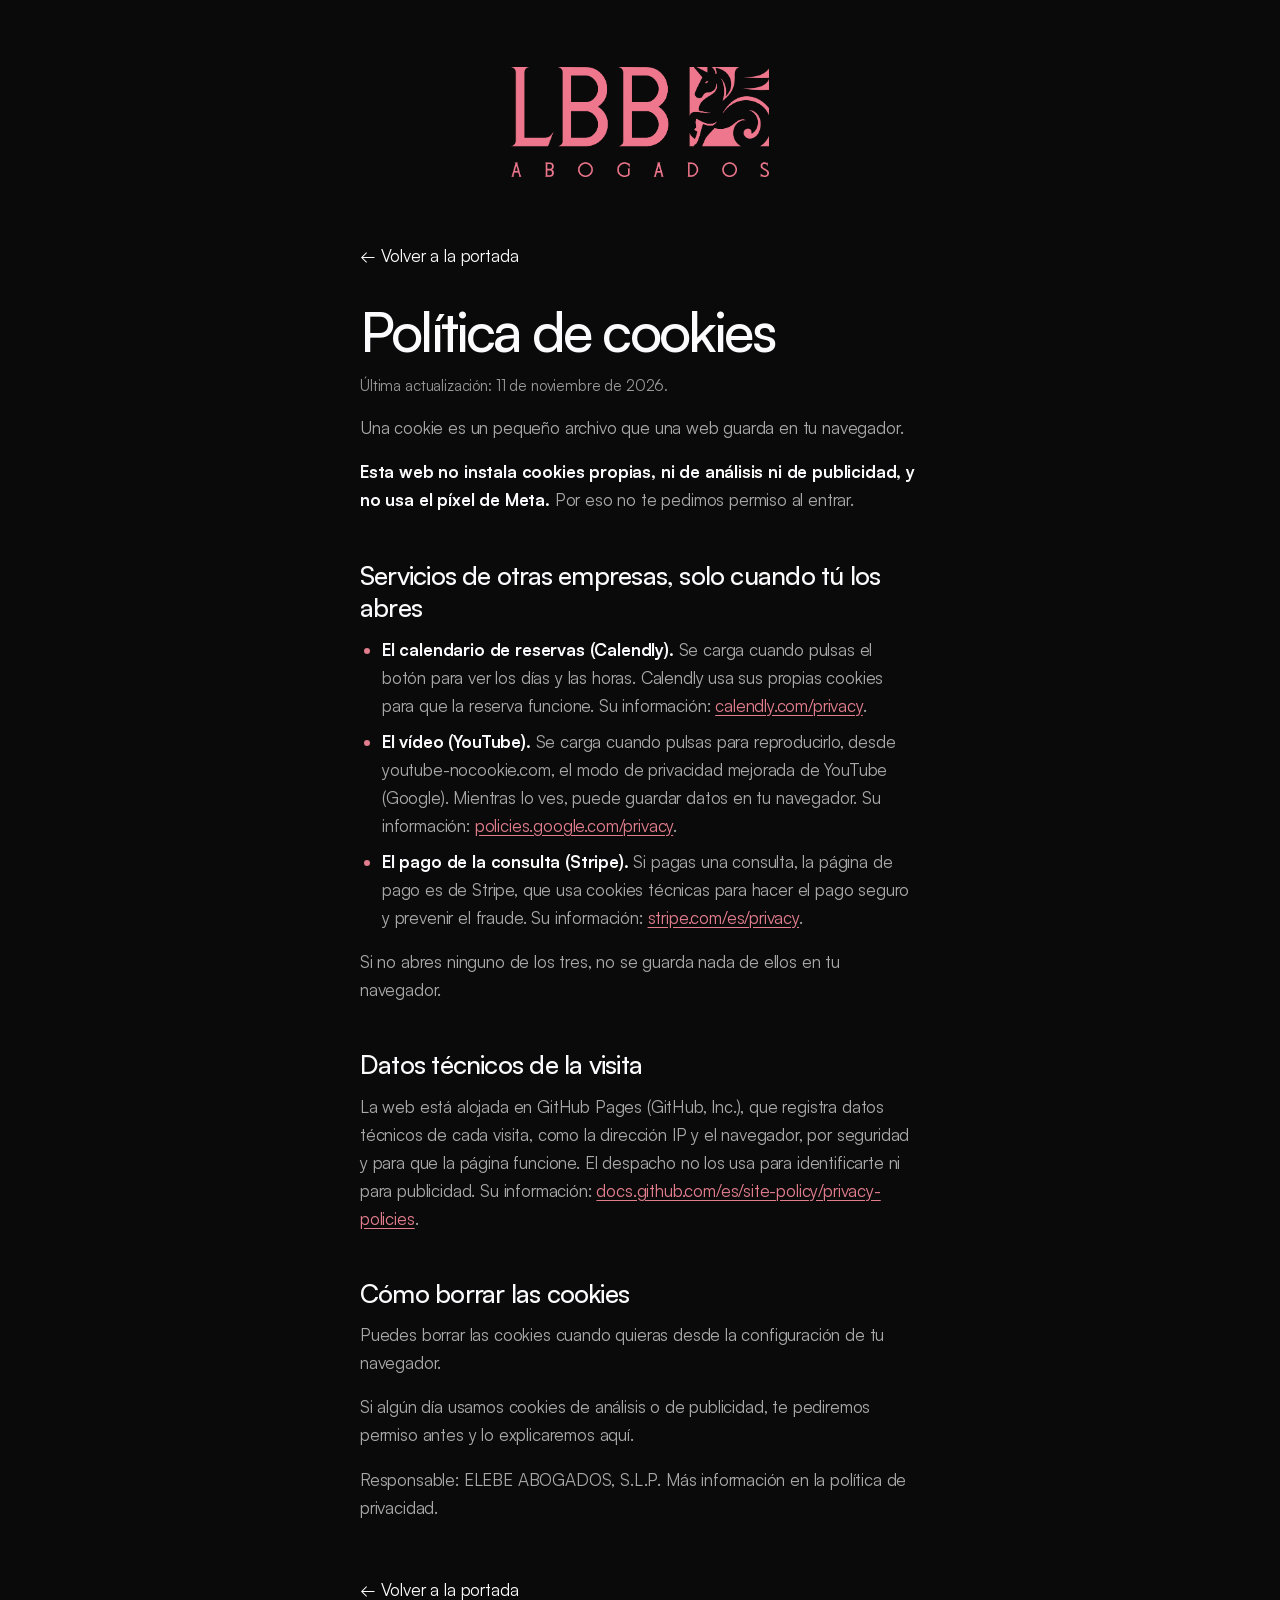
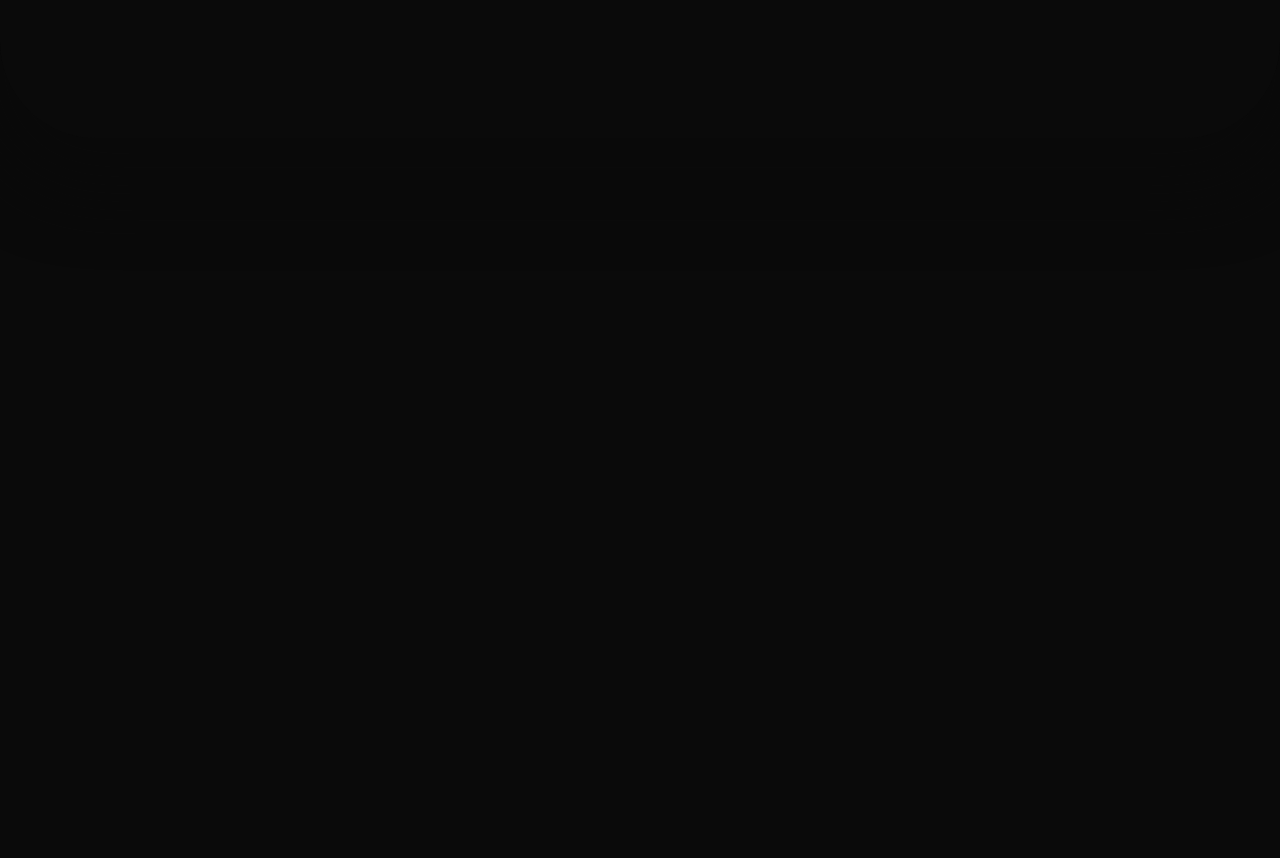
<file: cookies/index.html>
<!DOCTYPE html>
<html lang="es">
<head>
<meta charset="utf-8">
<meta name="viewport" content="width=device-width, initial-scale=1">
<title>Política de cookies – LBB Abogados</title>
<meta name="description" content="Política de cookies de LBB Abogados: esta web no instala cookies propias; el calendario y el vídeo solo se cargan cuando los abres.">
<meta name="theme-color" content="#0a0a0a">
<link rel="canonical" href="https://www.lbbabogados.com/cookies/">
<link rel="icon" type="image/png" href="../assets/img/favicon.png">
<link rel="apple-touch-icon" href="../assets/img/favicon.png">
<meta property="og:type" content="website">
<meta property="og:locale" content="es_ES">
<meta property="og:url" content="https://www.lbbabogados.com/cookies/">
<meta property="og:title" content="Política de cookies – LBB Abogados">
<meta property="og:description" content="Política de cookies de LBB Abogados: esta web no instala cookies propias; el calendario y el vídeo solo se cargan cuando los abres.">
<meta property="og:image" content="https://www.lbbabogados.com/assets/img/og.jpg">
<link rel="preload" href="../assets/fonts/satoshi-400.woff2" as="font" type="font/woff2" crossorigin>
<link rel="stylesheet" href="../assets/css/estilos.css">
</head>
<body>
<!-- Página generada por _fuentes/generar_legales.py a partir de _fuentes/cookies.md. No editar a mano: cambia el .md y vuelve a generar. -->
<a class="saltar" href="#contenido">Saltar al contenido</a>

<div class="pagina">

<header class="cabecera">
  <a href="../" aria-label="LBB Abogados: volver a la portada"><img class="logo" src="../assets/img/logo-lbb.webp" alt="LBB Abogados" width="789" height="337"></a>
</header>

<main class="legal" id="contenido">
  <p class="legal__volver"><a href="../">← Volver a la portada</a></p>
  <article>
    <h1>Política de cookies</h1>
    <p class="fecha">Última actualización: 11 de noviembre de 2026.</p>
    <p>Una cookie es un pequeño archivo que una web guarda en tu navegador.</p>
    <p><strong>Esta web no instala cookies propias, ni de análisis ni de publicidad, y no usa el píxel de Meta.</strong> Por eso no te pedimos permiso al entrar.</p>
    <h2>Servicios de otras empresas, solo cuando tú los abres</h2>
    <ul>
      <li><strong>El calendario de reservas (Calendly).</strong> Se carga cuando pulsas el botón para ver los días y las horas. Calendly usa sus propias cookies para que la reserva funcione. Su información: <a href="https://calendly.com/privacy" rel="noopener noreferrer">calendly.com/privacy</a>.</li>
      <li><strong>El vídeo (YouTube).</strong> Se carga cuando pulsas para reproducirlo, desde youtube-nocookie.com, el modo de privacidad mejorada de YouTube (Google). Mientras lo ves, puede guardar datos en tu navegador. Su información: <a href="https://policies.google.com/privacy" rel="noopener noreferrer">policies.google.com/privacy</a>.</li>
      <li><strong>El pago de la consulta (Stripe).</strong> Si pagas una consulta, la página de pago es de Stripe, que usa cookies técnicas para hacer el pago seguro y prevenir el fraude. Su información: <a href="https://stripe.com/es/privacy" rel="noopener noreferrer">stripe.com/es/privacy</a>.</li>
    </ul>
    <p>Si no abres ninguno de los tres, no se guarda nada de ellos en tu navegador.</p>
    <h2>Datos técnicos de la visita</h2>
    <p>La web está alojada en GitHub Pages (GitHub, Inc.), que registra datos técnicos de cada visita, como la dirección IP y el navegador, por seguridad y para que la página funcione. El despacho no los usa para identificarte ni para publicidad. Su información: <a href="https://docs.github.com/es/site-policy/privacy-policies" rel="noopener noreferrer">docs.github.com/es/site-policy/privacy-policies</a>.</p>
    <h2>Cómo borrar las cookies</h2>
    <p>Puedes borrar las cookies cuando quieras desde la configuración de tu navegador.</p>
    <p>Si algún día usamos cookies de análisis o de publicidad, te pediremos permiso antes y lo explicaremos aquí.</p>
    <p>Responsable: ELEBE ABOGADOS, S.L.P. Más información en la política de privacidad.</p>
  </article>
  <p class="legal__volver"><a href="../">← Volver a la portada</a></p>
</main>

</div>

<footer class="pie" id="footer">
  <img class="pie__foto" src="../assets/img/lorena-retrato.webp" alt="" width="1040" height="1040" loading="lazy" decoding="async">
  <div class="pie__texto">
    <p><span class="junto">ELEBE ABOGADOS, S.L.P. ·</span> <span class="junto">NIF B26911982 ·</span> <span class="junto">c/ Diputació 279, 3º 3ª, 08007 Barcelona</span></p>
    <p>Lorena Ballesteros Bovet, <span class="junto">abogada colegiada n.º 44.016</span> del <span class="junto" lang="ca">Il·lustre Col·legi de l'Advocacia de Barcelona</span></p>
    <nav class="pie__legal" aria-label="Información legal"><a href="../aviso-legal/">Aviso legal</a><span aria-hidden="true">·</span><a href="../privacidad/">Privacidad</a><span aria-hidden="true">·</span><a href="../cookies/" aria-current="page">Cookies</a></nav>
    <p>© 2025 Lorena Ballesteros. Todos los derechos reservados.</p>
  </div>
</footer>

<script src="../assets/js/sitio.js" defer></script>
</body>
</html>
</file>
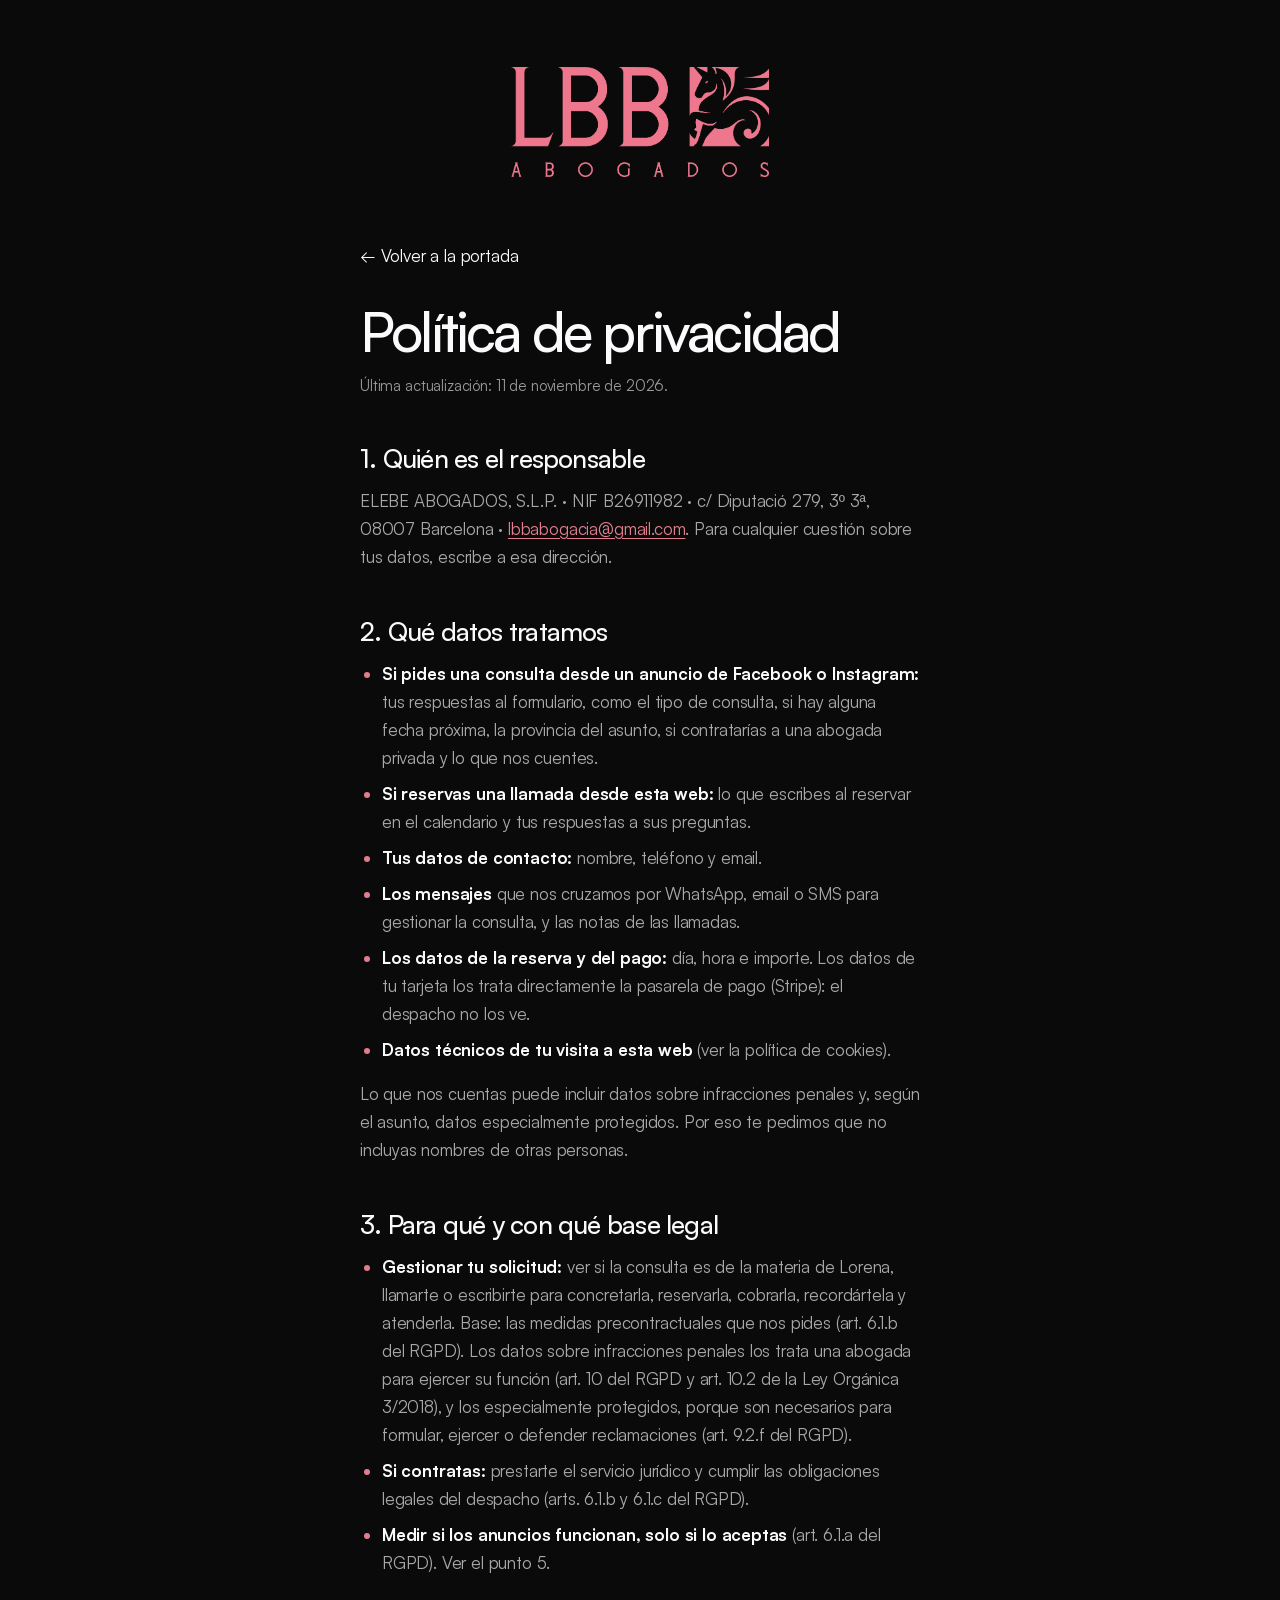
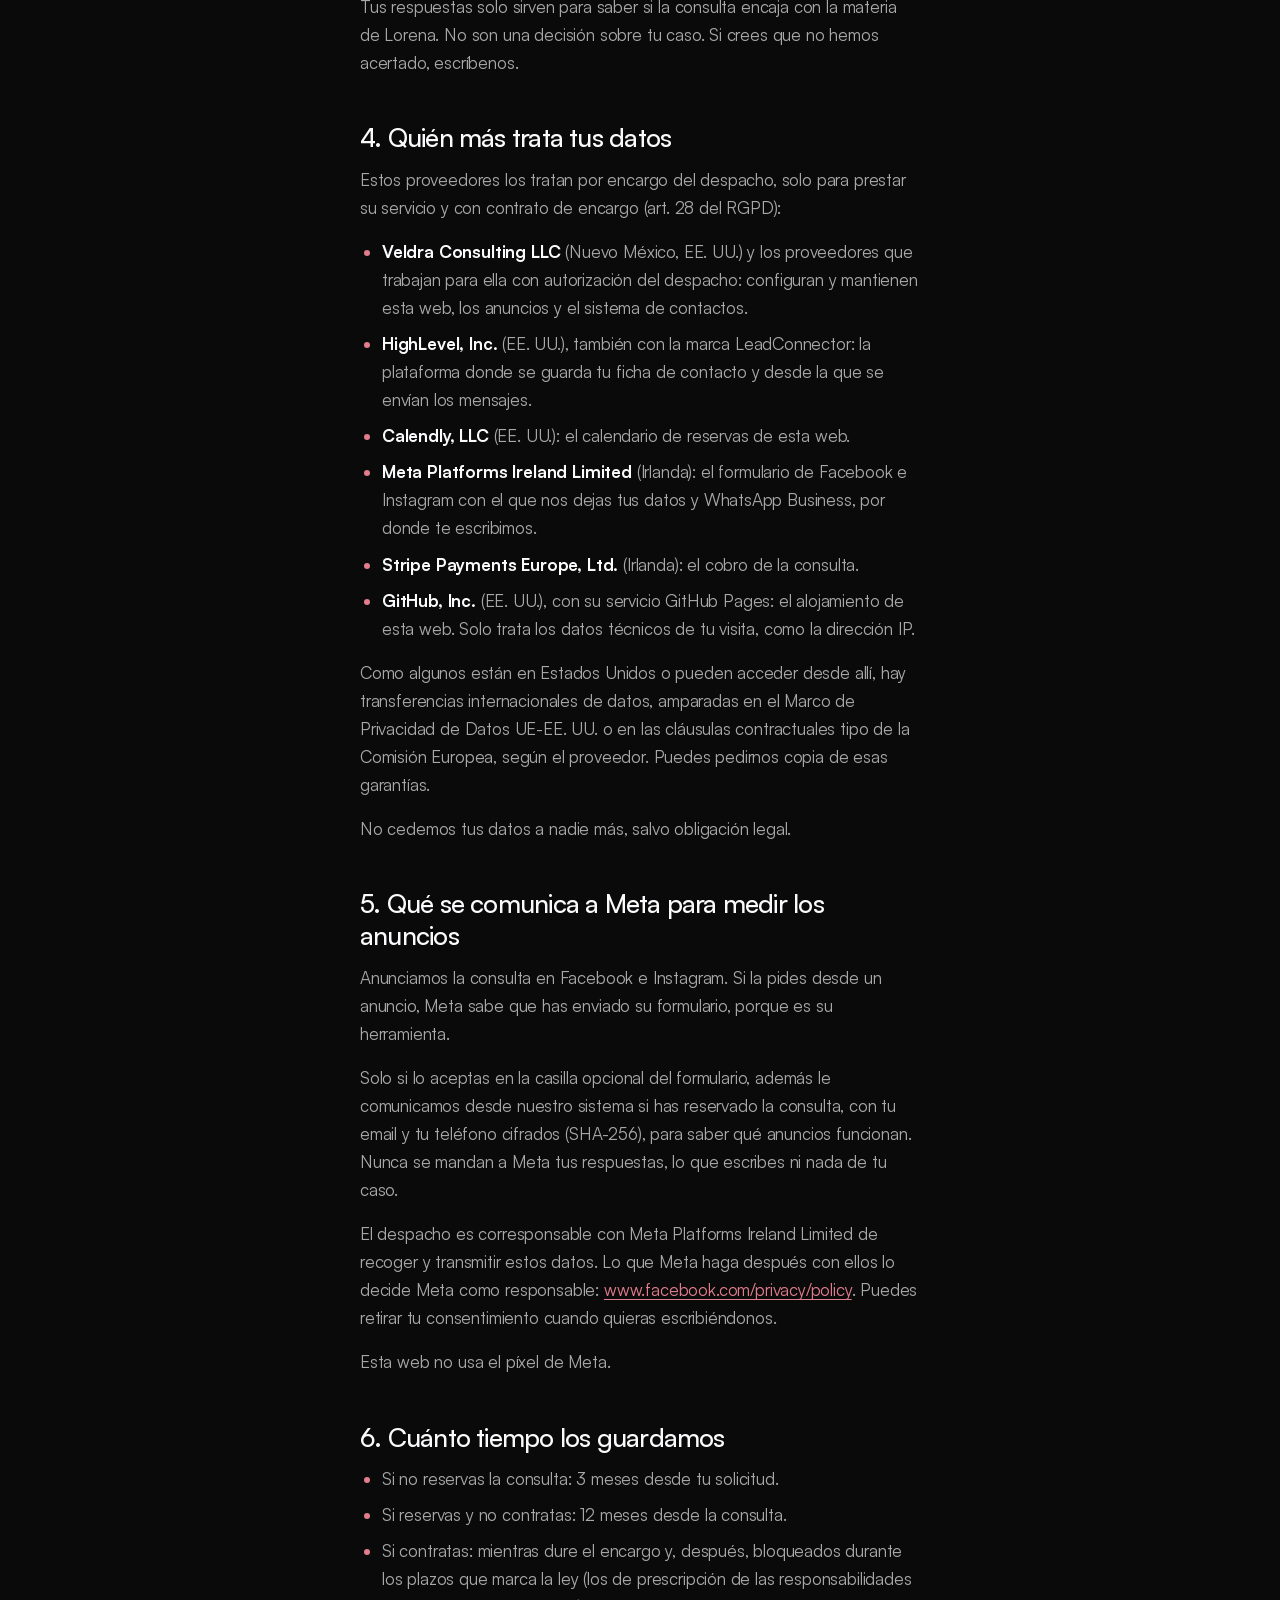
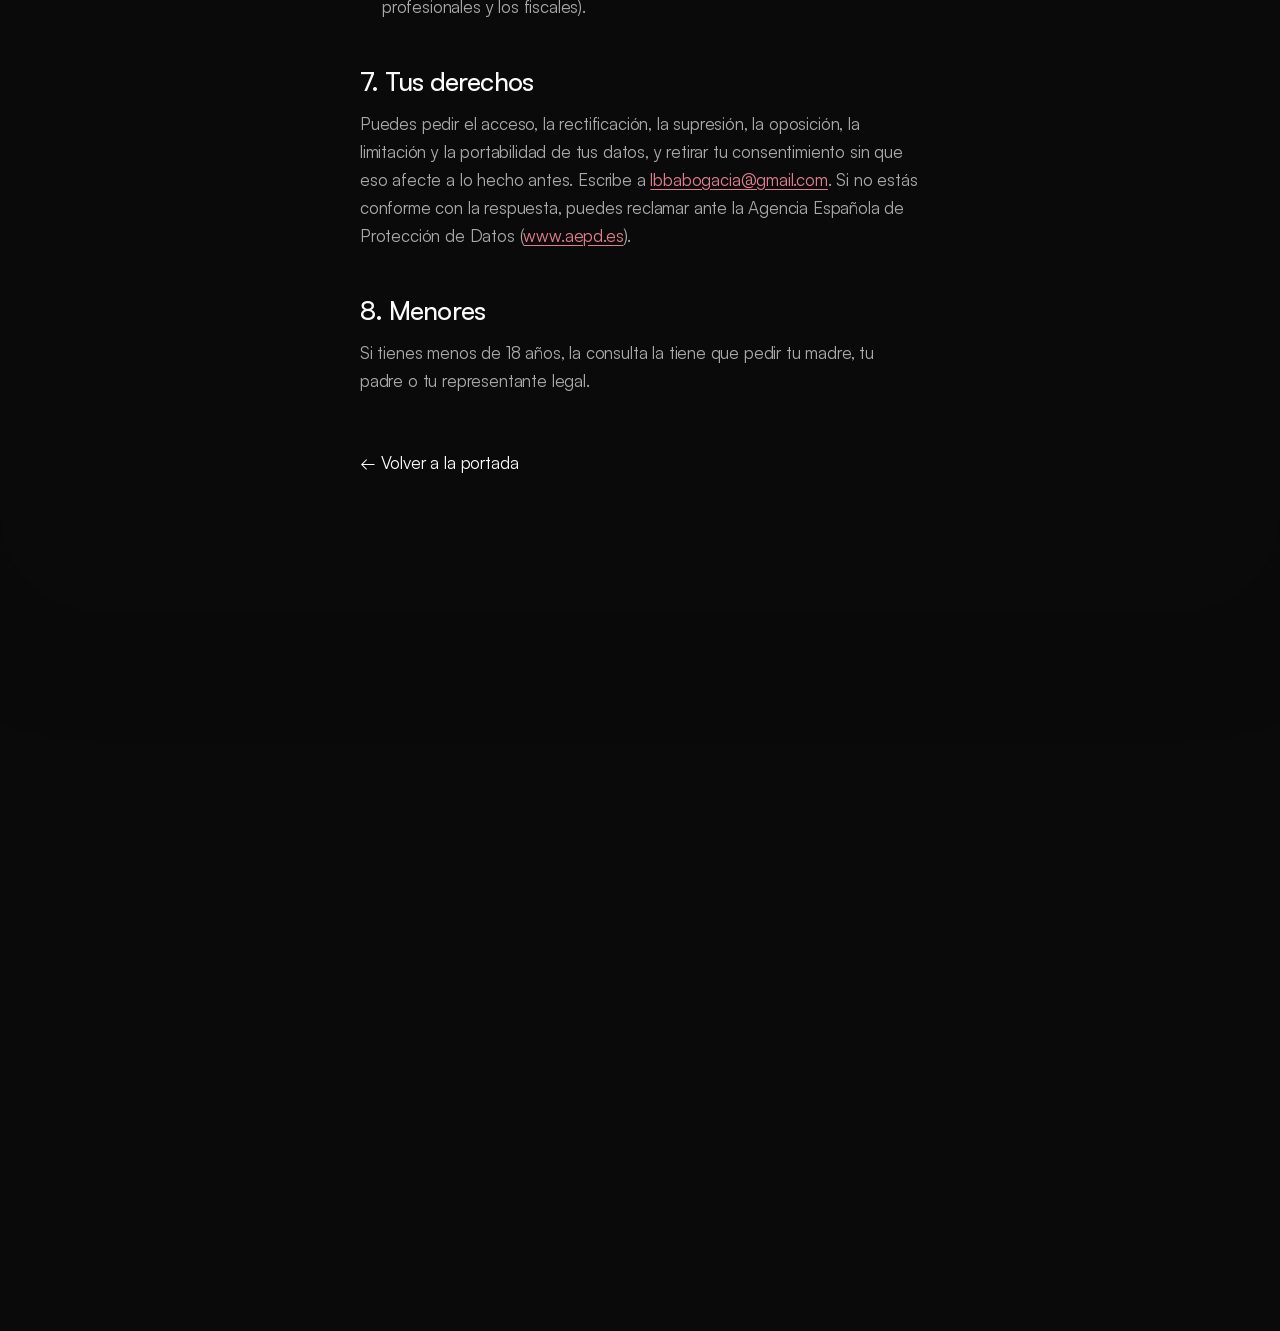
<file: privacidad/index.html>
<!DOCTYPE html>
<html lang="es">
<head>
<meta charset="utf-8">
<meta name="viewport" content="width=device-width, initial-scale=1">
<title>Política de privacidad – LBB Abogados</title>
<meta name="description" content="Política de privacidad de LBB Abogados: qué datos tratamos, para qué, quién más los trata y cómo ejercer tus derechos.">
<meta name="theme-color" content="#0a0a0a">
<link rel="canonical" href="https://www.lbbabogados.com/privacidad/">
<link rel="icon" type="image/png" href="../assets/img/favicon.png">
<link rel="apple-touch-icon" href="../assets/img/favicon.png">
<meta property="og:type" content="website">
<meta property="og:locale" content="es_ES">
<meta property="og:url" content="https://www.lbbabogados.com/privacidad/">
<meta property="og:title" content="Política de privacidad – LBB Abogados">
<meta property="og:description" content="Política de privacidad de LBB Abogados: qué datos tratamos, para qué, quién más los trata y cómo ejercer tus derechos.">
<meta property="og:image" content="https://www.lbbabogados.com/assets/img/og.jpg">
<link rel="preload" href="../assets/fonts/satoshi-400.woff2" as="font" type="font/woff2" crossorigin>
<link rel="stylesheet" href="../assets/css/estilos.css">
</head>
<body>
<!-- Página generada por _fuentes/generar_legales.py a partir de _fuentes/privacidad.md. No editar a mano: cambia el .md y vuelve a generar. -->
<a class="saltar" href="#contenido">Saltar al contenido</a>

<div class="pagina">

<header class="cabecera">
  <a href="../" aria-label="LBB Abogados: volver a la portada"><img class="logo" src="../assets/img/logo-lbb.webp" alt="LBB Abogados" width="789" height="337"></a>
</header>

<main class="legal" id="contenido">
  <p class="legal__volver"><a href="../">← Volver a la portada</a></p>
  <article>
    <h1>Política de privacidad</h1>
    <p class="fecha">Última actualización: 11 de noviembre de 2026.</p>
    <h2>1. Quién es el responsable</h2>
    <p>ELEBE ABOGADOS, S.L.P. · NIF B26911982 · c/ Diputació 279, 3º 3ª, 08007 Barcelona · <a href="mailto:lbbabogacia@gmail.com">lbbabogacia@gmail.com</a>. Para cualquier cuestión sobre tus datos, escribe a esa dirección.</p>
    <h2>2. Qué datos tratamos</h2>
    <ul>
      <li><strong>Si pides una consulta desde un anuncio de Facebook o Instagram:</strong> tus respuestas al formulario, como el tipo de consulta, si hay alguna fecha próxima, la provincia del asunto, si contratarías a una abogada privada y lo que nos cuentes.</li>
      <li><strong>Si reservas una llamada desde esta web:</strong> lo que escribes al reservar en el calendario y tus respuestas a sus preguntas.</li>
      <li><strong>Tus datos de contacto:</strong> nombre, teléfono y email.</li>
      <li><strong>Los mensajes</strong> que nos cruzamos por WhatsApp, email o SMS para gestionar la consulta, y las notas de las llamadas.</li>
      <li><strong>Los datos de la reserva y del pago:</strong> día, hora e importe. Los datos de tu tarjeta los trata directamente la pasarela de pago (Stripe): el despacho no los ve.</li>
      <li><strong>Datos técnicos de tu visita a esta web</strong> (ver la política de cookies).</li>
    </ul>
    <p>Lo que nos cuentas puede incluir datos sobre infracciones penales y, según el asunto, datos especialmente protegidos. Por eso te pedimos que no incluyas nombres de otras personas.</p>
    <h2>3. Para qué y con qué base legal</h2>
    <ul>
      <li><strong>Gestionar tu solicitud:</strong> ver si la consulta es de la materia de Lorena, llamarte o escribirte para concretarla, reservarla, cobrarla, recordártela y atenderla. Base: las medidas precontractuales que nos pides (art. 6.1.b del RGPD). Los datos sobre infracciones penales los trata una abogada para ejercer su función (art. 10 del RGPD y art. 10.2 de la Ley Orgánica 3/2018), y los especialmente protegidos, porque son necesarios para formular, ejercer o defender reclamaciones (art. 9.2.f del RGPD).</li>
      <li><strong>Si contratas:</strong> prestarte el servicio jurídico y cumplir las obligaciones legales del despacho (arts. 6.1.b y 6.1.c del RGPD).</li>
      <li><strong>Medir si los anuncios funcionan, solo si lo aceptas</strong> (art. 6.1.a del RGPD). Ver el punto 5.</li>
    </ul>
    <p>Tus respuestas solo sirven para saber si la consulta encaja con la materia de Lorena. No son una decisión sobre tu caso. Si crees que no hemos acertado, escríbenos.</p>
    <h2>4. Quién más trata tus datos</h2>
    <p>Estos proveedores los tratan por encargo del despacho, solo para prestar su servicio y con contrato de encargo (art. 28 del RGPD):</p>
    <ul>
      <li><strong>Veldra Consulting LLC</strong> (Nuevo México, EE. UU.) y los proveedores que trabajan para ella con autorización del despacho: configuran y mantienen esta web, los anuncios y el sistema de contactos.</li>
      <li><strong>HighLevel, Inc.</strong> (EE. UU.), también con la marca LeadConnector: la plataforma donde se guarda tu ficha de contacto y desde la que se envían los mensajes.</li>
      <li><strong>Calendly, LLC</strong> (EE. UU.): el calendario de reservas de esta web.</li>
      <li><strong>Meta Platforms Ireland Limited</strong> (Irlanda): el formulario de Facebook e Instagram con el que nos dejas tus datos y WhatsApp Business, por donde te escribimos.</li>
      <li><strong>Stripe Payments Europe, Ltd.</strong> (Irlanda): el cobro de la consulta.</li>
      <li><strong>GitHub, Inc.</strong> (EE. UU.), con su servicio GitHub Pages: el alojamiento de esta web. Solo trata los datos técnicos de tu visita, como la dirección IP.</li>
    </ul>
    <p>Como algunos están en Estados Unidos o pueden acceder desde allí, hay transferencias internacionales de datos, amparadas en el Marco de Privacidad de Datos UE-EE. UU. o en las cláusulas contractuales tipo de la Comisión Europea, según el proveedor. Puedes pedirnos copia de esas garantías.</p>
    <p>No cedemos tus datos a nadie más, salvo obligación legal.</p>
    <h2>5. Qué se comunica a Meta para medir los anuncios</h2>
    <p>Anunciamos la consulta en Facebook e Instagram. Si la pides desde un anuncio, Meta sabe que has enviado su formulario, porque es su herramienta.</p>
    <p>Solo si lo aceptas en la casilla opcional del formulario, además le comunicamos desde nuestro sistema si has reservado la consulta, con tu email y tu teléfono cifrados (SHA-256), para saber qué anuncios funcionan. Nunca se mandan a Meta tus respuestas, lo que escribes ni nada de tu caso.</p>
    <p>El despacho es corresponsable con Meta Platforms Ireland Limited de recoger y transmitir estos datos. Lo que Meta haga después con ellos lo decide Meta como responsable: <a href="https://www.facebook.com/privacy/policy" rel="noopener noreferrer">www.facebook.com/privacy/policy</a>. Puedes retirar tu consentimiento cuando quieras escribiéndonos.</p>
    <p>Esta web no usa el píxel de Meta.</p>
    <h2>6. Cuánto tiempo los guardamos</h2>
    <ul>
      <li>Si no reservas la consulta: 3 meses desde tu solicitud.</li>
      <li>Si reservas y no contratas: 12 meses desde la consulta.</li>
      <li>Si contratas: mientras dure el encargo y, después, bloqueados durante los plazos que marca la ley (los de prescripción de las responsabilidades profesionales y los fiscales).</li>
    </ul>
    <h2>7. Tus derechos</h2>
    <p>Puedes pedir el acceso, la rectificación, la supresión, la oposición, la limitación y la portabilidad de tus datos, y retirar tu consentimiento sin que eso afecte a lo hecho antes. Escribe a <a href="mailto:lbbabogacia@gmail.com">lbbabogacia@gmail.com</a>. Si no estás conforme con la respuesta, puedes reclamar ante la Agencia Española de Protección de Datos (<a href="https://www.aepd.es" rel="noopener noreferrer">www.aepd.es</a>).</p>
    <h2>8. Menores</h2>
    <p>Si tienes menos de 18 años, la consulta la tiene que pedir tu madre, tu padre o tu representante legal.</p>
  </article>
  <p class="legal__volver"><a href="../">← Volver a la portada</a></p>
</main>

</div>

<footer class="pie" id="footer">
  <img class="pie__foto" src="../assets/img/lorena-retrato.webp" alt="" width="1040" height="1040" loading="lazy" decoding="async">
  <div class="pie__texto">
    <p><span class="junto">ELEBE ABOGADOS, S.L.P. ·</span> <span class="junto">NIF B26911982 ·</span> <span class="junto">c/ Diputació 279, 3º 3ª, 08007 Barcelona</span></p>
    <p>Lorena Ballesteros Bovet, <span class="junto">abogada colegiada n.º 44.016</span> del <span class="junto" lang="ca">Il·lustre Col·legi de l'Advocacia de Barcelona</span></p>
    <nav class="pie__legal" aria-label="Información legal"><a href="../aviso-legal/">Aviso legal</a><span aria-hidden="true">·</span><a href="../privacidad/" aria-current="page">Privacidad</a><span aria-hidden="true">·</span><a href="../cookies/">Cookies</a></nav>
    <p>© 2025 Lorena Ballesteros. Todos los derechos reservados.</p>
  </div>
</footer>

<script src="../assets/js/sitio.js" defer></script>
</body>
</html>
</file>
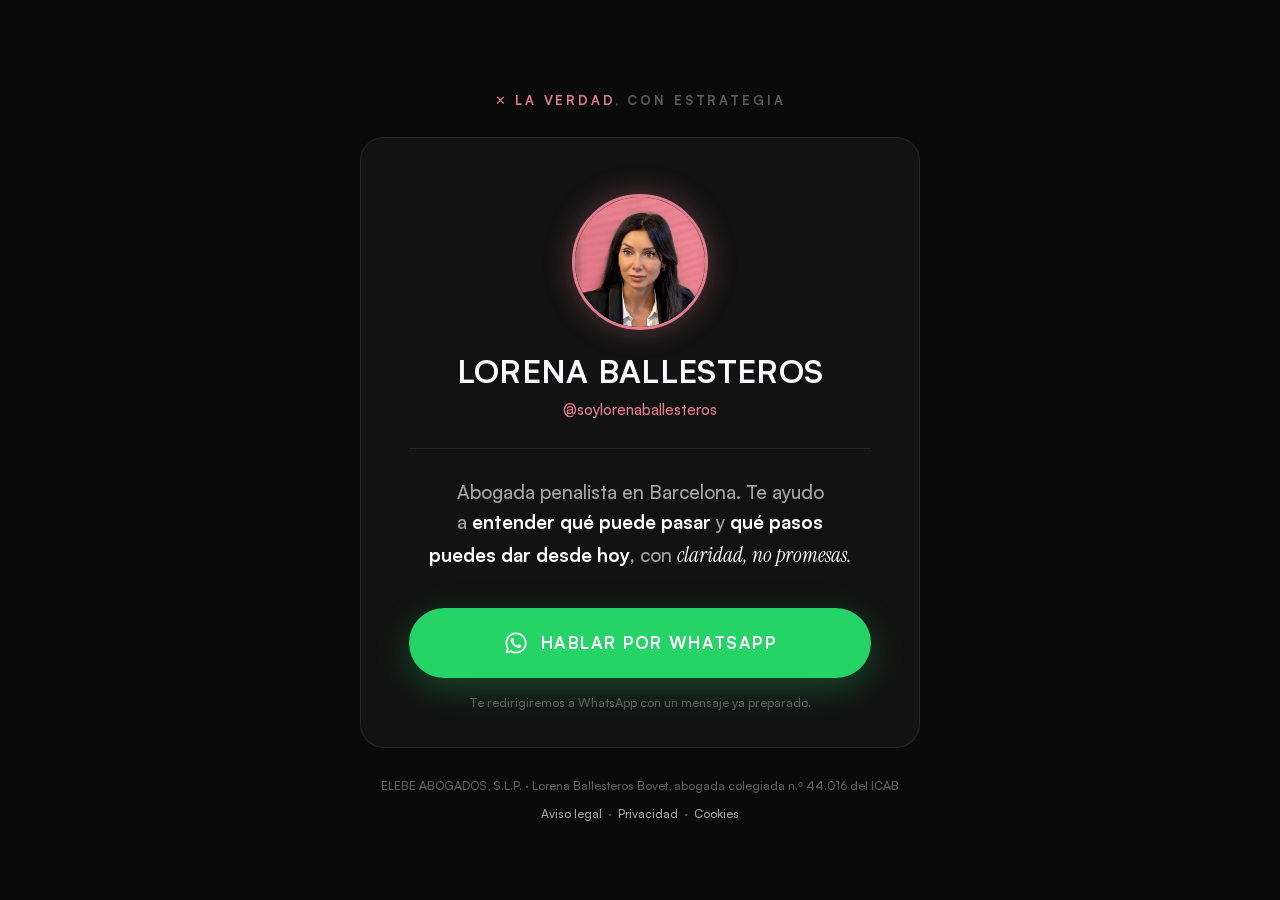
<file: whatsapp/index.html>
<!doctype html>
<html lang="es">
<head>
<meta charset="utf-8">
<meta name="viewport" content="width=device-width, initial-scale=1">
<title>Lorena Ballesteros · Hablar por WhatsApp</title>
<meta name="description" content="Lorena Ballesteros, abogada penalista en Barcelona. Escríbele por WhatsApp.">
<meta name="robots" content="noindex">
<meta name="theme-color" content="#0a0a0a">
<link rel="icon" type="image/png" href="../assets/img/favicon.png">
<meta property="og:title" content="Lorena Ballesteros · Abogada penalista">
<meta property="og:description" content="Escríbele por WhatsApp.">
<meta property="og:image" content="https://www.lbbabogados.com/assets/img/og.jpg">
<style>
@font-face { font-family: "Satoshi"; src: url("../assets/fonts/satoshi-400.woff2") format("woff2"); font-weight: 400; font-display: swap; }
@font-face { font-family: "Satoshi"; src: url("../assets/fonts/satoshi-500.woff2") format("woff2"); font-weight: 500; font-display: swap; }
@font-face { font-family: "Satoshi"; src: url("../assets/fonts/satoshi-700.woff2") format("woff2"); font-weight: 700; font-display: swap; }
@font-face { font-family: "Instrument Serif"; src: url("../assets/fonts/instrument-serif-italic.woff2") format("woff2"); font-weight: 400; font-style: italic; font-display: swap; }
:root { --fondo: #0a0a0a; --tarjeta: #121212; --blanco: #fbfafc; --gris: #a3a3a3; --gris-osc: #5c5c5c; --rosa: #e17d8d; --verde: #25d366; --borde: rgba(255,255,255,.08); }
*, *::before, *::after { box-sizing: border-box; }
html { -webkit-text-size-adjust: 100%; -webkit-font-smoothing: antialiased; }
body { margin: 0; min-height: 100vh; min-height: 100dvh; display: flex; flex-direction: column; align-items: center; justify-content: center; gap: 28px; padding: 48px 16px 32px; background: var(--fondo); color: var(--blanco); font-family: "Satoshi", Arial, sans-serif; font-weight: 500; }
a { color: inherit; }
:focus-visible { outline: 2px solid var(--blanco); outline-offset: 3px; }
.lema { margin: 0; font-size: 13px; font-weight: 700; letter-spacing: .22em; text-transform: uppercase; color: var(--gris-osc); }
.lema span { color: var(--rosa); }
.lema .x { margin-right: .5em; font-weight: 400; }
.tarjeta { width: 100%; max-width: 560px; padding: 56px 48px 36px; border: 1px solid var(--borde); border-radius: 24px; background: var(--tarjeta); text-align: center; }
.foto { display: block; width: 136px; height: 136px; margin: 0 auto 24px; border-radius: 50%; border: 3px solid var(--rosa); box-shadow: 0 0 28px rgba(225,125,141,.35); object-fit: cover; }
.nombre { margin: 0; font-size: 32px; line-height: 1.1; font-weight: 700; letter-spacing: .01em; text-transform: uppercase; }
.usuario { margin: 10px 0 0; font-size: 15px; color: var(--rosa); }
.usuario a { text-decoration: none; }
.usuario a:hover { text-decoration: underline; }
.raya { height: 1px; margin: 28px 0; background: var(--borde); border: 0; }
.texto { margin: 0; font-size: 19px; line-height: 1.6; color: var(--gris); text-wrap: balance; }
.texto strong { color: var(--blanco); font-weight: 700; }
.texto em { font-family: "Instrument Serif", Georgia, serif; font-style: italic; font-size: 1.12em; color: var(--blanco); }
.boton { display: flex; align-items: center; justify-content: center; gap: 12px; width: 100%; margin: 36px 0 0; padding: 22px 24px; border-radius: 999px; background: var(--verde); color: #fff; font-size: 17px; font-weight: 700; letter-spacing: .08em; text-transform: uppercase; text-decoration: none; box-shadow: 0 10px 34px rgba(37,211,102,.28); transition: transform .15s ease, filter .15s ease; }
.boton:hover { filter: brightness(1.06); transform: translateY(-1px); }
.boton svg { width: 26px; height: 26px; flex: none; }
.nota { margin: 16px 0 0; font-size: 12.5px; color: var(--gris-osc); }
.pie { max-width: 560px; text-align: center; font-size: 12px; line-height: 1.7; color: var(--gris-osc); }
.pie p { margin: 0; }
.pie nav { margin-top: 8px; }
.pie nav a { color: var(--gris); text-decoration: none; margin: 0 6px; }
.pie nav a:hover { text-decoration: underline; }
@media (max-width: 520px) {
  body { padding-top: 32px; gap: 22px; }
  .lema { font-size: 11px; letter-spacing: .18em; }
  .tarjeta { padding: 40px 22px 28px; border-radius: 20px; }
  .foto { width: 116px; height: 116px; }
  .nombre { font-size: 25px; }
  .texto { font-size: 17px; }
  .boton { font-size: 15px; padding: 20px 16px; }
}
</style>
</head>
<body>
<p class="lema"><span class="x" aria-hidden="true">✕</span><span>La verdad</span>, con estrategia</p>

<main class="tarjeta">
  <img class="foto" src="../assets/img/lorena-perfil.webp" width="136" height="136" alt="Lorena Ballesteros, abogada penalista">
  <h1 class="nombre">Lorena Ballesteros</h1>
  <p class="usuario"><a href="https://www.instagram.com/soylorenaballesteros/" rel="noopener">@soylorenaballesteros</a></p>
  <hr class="raya">
  <p class="texto">Abogada penalista en Barcelona. Te ayudo a <strong>entender qué puede pasar</strong> y <strong>qué pasos puedes dar desde hoy</strong>, con <em>claridad, no promesas.</em></p>
  <a class="boton" href="https://wa.me/34666665996?text=Hola%20Lorena%2C%20me%20gustar%C3%ADa%20reservar%20una%20consulta%20de%20pago%20contigo%20para%20explicarte%20mi%20caso." rel="noopener">
    <svg viewBox="0 0 32 32" aria-hidden="true" fill="currentColor"><path d="M16.04 3C8.86 3 3.02 8.83 3.02 16c0 2.29.6 4.53 1.74 6.5L3 29l6.68-1.75A13 13 0 0 0 16.04 29C23.2 29 29.05 23.17 29.05 16S23.2 3 16.04 3Zm0 23.8c-2 0-3.95-.54-5.65-1.55l-.4-.24-3.97 1.04 1.06-3.86-.26-.4A10.76 10.76 0 0 1 5.24 16c0-5.95 4.85-10.8 10.8-10.8 5.96 0 10.8 4.85 10.8 10.8 0 5.96-4.84 10.8-10.8 10.8Zm5.93-8.08c-.32-.16-1.92-.95-2.22-1.06-.3-.11-.51-.16-.73.16-.21.32-.84 1.06-1.03 1.27-.19.22-.38.24-.7.08-.33-.16-1.38-.51-2.62-1.62-.97-.86-1.62-1.93-1.81-2.26-.19-.32-.02-.5.14-.66.15-.14.33-.38.49-.57.16-.19.21-.32.32-.54.11-.21.05-.4-.03-.56-.08-.16-.72-1.75-.99-2.4-.26-.62-.53-.54-.73-.55h-.62c-.21 0-.56.08-.86.4-.3.33-1.13 1.11-1.13 2.7 0 1.6 1.16 3.13 1.32 3.35.16.21 2.28 3.48 5.53 4.88.77.33 1.37.53 1.84.68.78.25 1.48.21 2.04.13.62-.09 1.92-.79 2.19-1.55.27-.76.27-1.41.19-1.55-.08-.14-.3-.22-.62-.38Z"/></svg>
    Hablar por WhatsApp
  </a>
  <p class="nota">Te redirigiremos a WhatsApp con un mensaje ya preparado.</p>
</main>

<footer class="pie">
  <p>ELEBE ABOGADOS, S.L.P. · Lorena Ballesteros Bovet, abogada colegiada n.º 44.016 del ICAB</p>
  <nav aria-label="Información legal"><a href="../aviso-legal/">Aviso legal</a>·<a href="../privacidad/">Privacidad</a>·<a href="../cookies/">Cookies</a></nav>
</footer>
</body>
</html>
</file>
<file: assets/css/estilos.css>
/* LBB Abogados — sitio estático (HTML + CSS + un mínimo de JS, sin compilación).
   Medidas, colores y tipografías tomados de la web anterior el 11/11/2026.
   Cortes: escritorio ≥ 1200 px · tableta 810–1199 px · móvil ≤ 809 px. */

/* ---------- Fuentes (alojadas aquí, nada de terceros) ---------- */
@font-face { font-family: "Satoshi"; src: url("../fonts/satoshi-400.woff2") format("woff2"); font-weight: 400; font-style: normal; font-display: swap; }
@font-face { font-family: "Satoshi"; src: url("../fonts/satoshi-500.woff2") format("woff2"); font-weight: 500; font-style: normal; font-display: swap; }
@font-face { font-family: "Satoshi"; src: url("../fonts/satoshi-700.woff2") format("woff2"); font-weight: 700; font-style: normal; font-display: swap; }
@font-face { font-family: "Instrument Serif"; src: url("../fonts/instrument-serif-italic.woff2") format("woff2"); font-weight: 400; font-style: italic; font-display: swap; }
/* Sustitutas con las mismas métricas, para que no salte el texto mientras cargan */
@font-face { font-family: "Satoshi Sustituta"; src: local("Arial"); ascent-override: 102.23%; descent-override: 24.29%; line-gap-override: 10.12%; size-adjust: 98.8%; }
@font-face { font-family: "Instrument Serif Sustituta"; src: local("Times New Roman"); ascent-override: 117.87%; descent-override: 36.91%; line-gap-override: 0%; size-adjust: 83.99%; }

/* ---------- Base ---------- */
:root {
  --fondo: #0a0a0a;
  --tarjeta: #0d0d0d;
  --blanco: #fbfafc;
  --gris: #999;
  --rosa: #e17d8d;
  --borde: rgba(255, 255, 255, .1);
  --sans: "Satoshi", "Satoshi Sustituta", sans-serif;
  --serif: "Instrument Serif", "Instrument Serif Sustituta", serif;
}
*, *::before, *::after { box-sizing: border-box; }
html { -webkit-text-size-adjust: 100%; text-size-adjust: 100%; -webkit-font-smoothing: antialiased; -moz-osx-font-smoothing: grayscale; }
body { margin: 0; background: var(--fondo); color: var(--blanco); font-family: var(--sans); font-weight: 500; }
h1, h2, h3, p, ul, ol, figure { margin: 0; }
ul, ol { padding: 0; list-style: none; }
img { display: block; max-width: 100%; }
a { color: inherit; }
:focus-visible { outline: 2px solid var(--blanco); outline-offset: 3px; border-radius: 4px; }

.oculto { position: absolute; width: 1px; height: 1px; margin: -1px; padding: 0; overflow: hidden; clip: rect(0 0 0 0); clip-path: inset(50%); white-space: nowrap; border: 0; }
.saltar { position: absolute; left: 16px; top: -100px; z-index: 10; padding: 12px 16px; border-radius: 8px; background: var(--blanco); color: var(--fondo); font-size: 16px; text-decoration: none; }
.saltar:focus { top: 16px; }

/* Todo el contenido va sobre el pie, que se descubre al llegar al final */
.pagina { position: relative; z-index: 2; background: var(--fondo); border-radius: 0 0 96px 96px; box-shadow: 0 32px 64px 24px var(--fondo); }

/* ---------- Piezas comunes ---------- */
.logo { display: block; width: 258px; height: 116px; object-fit: contain; }

.titulo { width: 100%; font-size: 70px; line-height: 1.2; letter-spacing: -.05em; font-weight: 500; text-align: center; white-space: pre-wrap; }
.titulo em, .hero__titulo em { font-family: var(--serif); font-style: italic; font-weight: 400; }
.titulo--serif { font-family: var(--serif); font-style: italic; font-weight: 400; }
.titulo--serif .sans { font-family: var(--sans); font-style: normal; font-weight: 500; }
.titulo--suelto { letter-spacing: normal; }
.titulo--suelto .sans { letter-spacing: -.05em; }

.texto { width: 100%; font-size: 22px; line-height: 1.5; letter-spacing: -.02em; color: var(--gris); text-align: center; text-wrap: balance; white-space: pre-wrap; }

.cabecera-seccion { display: flex; flex-direction: column; align-items: center; gap: 16px; width: 100%; max-width: 1200px; }

.boton { display: inline-flex; align-items: center; justify-content: center; padding: 24px 48px; border-radius: 999px; background: var(--rosa); color: var(--blanco); font-size: 21px; line-height: 20px; letter-spacing: -.02em; font-weight: 500; text-decoration: none; white-space: nowrap; box-shadow: 0 4px 10px -2px rgba(0, 0, 0, .05), 0 2px 2px -1px rgba(0, 0, 0, .1), 0 0 0 1px rgba(98, 20, 217, .12); transition: filter .2s ease; }
.boton:hover { filter: brightness(1.07); }
.boton:focus-visible { border-radius: 999px; }

/* Filo de luz solo por arriba, como en el original */
.con-filo { position: relative; }
.con-filo::after { content: ""; position: absolute; inset: 0; border-top: 1px solid var(--borde); border-radius: inherit; pointer-events: none; }

/* ---------- Cabecera de la portada ---------- */
.hero { display: flex; justify-content: center; padding: 64px; }
.hero__caja { display: flex; flex-direction: column; align-items: center; gap: 32px; width: 100%; max-width: 1200px; padding: 64px 0 40px; text-align: center; }
.hero__titulo { width: 100%; max-width: 952px; font-size: 110px; line-height: .9; letter-spacing: -.05em; font-weight: 500; white-space: pre-wrap; }
.hero__titulo em { color: var(--rosa); }
.hero__sub { width: 100%; font-size: 36px; line-height: 1.3; letter-spacing: -.02em; font-weight: 500; white-space: pre-wrap; }
.hero__sub strong, .hero__texto strong { font-weight: 700; }
.hero__texto { width: 100%; font-size: 28px; line-height: 1.5; letter-spacing: -.02em; color: var(--gris); text-wrap: balance; white-space: pre-wrap; }

/* ---------- Vídeo (YouTube solo al pulsar) ---------- */
.video { padding: 64px; }
.video__marco { position: relative; height: 603px; border-radius: 48px; overflow: hidden; background: #000; }
.video__enlace { position: absolute; inset: 0; display: block; }
.video__enlace:focus-visible { outline-offset: -6px; border-radius: 48px; }
.video__enlace img { width: 100%; height: 100%; object-fit: cover; }
.video__play { position: absolute; top: 50%; left: 50%; width: 68px; height: 48px; transform: translate(-50%, -50%); }
.video__play svg { display: block; width: 100%; height: 100%; }
.video__play .fondo { fill: #212121; fill-opacity: .8; transition: fill .1s ease-in, fill-opacity .1s ease-in; }
.video__enlace:hover .fondo, .video__enlace:focus-visible .fondo { fill: #f00; fill-opacity: 1; }
.video__marco iframe { position: absolute; inset: 0; width: 100%; height: 100%; border: 0; }

/* ---------- En qué puedo ayudarte ---------- */
.servicios { display: flex; flex-direction: column; align-items: center; gap: 24px; padding: 0 64px; }
.servicios__caja { display: flex; flex-direction: column; align-items: center; gap: 24px; width: 100%; max-width: 1200px; padding: 64px 48px; border-radius: 50px; background: linear-gradient(#0d0d0d, #0a0a0a); }
.entradilla { width: 100%; font-size: 28px; line-height: 1.3; letter-spacing: -.02em; font-weight: 500; text-align: center; white-space: pre-wrap; }
.servicios__lista { display: grid; grid-template-columns: repeat(2, minmax(0, 1fr)); align-items: start; width: 100%; max-width: 976px; }
.servicio { display: flex; flex-direction: column; align-items: center; padding: 48px; text-align: center; }
.servicio img { width: 65px; height: 65px; margin-bottom: 16px; }
.servicio h3 { margin-bottom: 16px; font-size: 28px; line-height: 1; letter-spacing: -.02em; font-weight: 500; }
.servicio p { font-size: 18px; line-height: 1.5; letter-spacing: -.02em; color: var(--gris); text-wrap: balance; white-space: pre-wrap; }
.servicio:nth-child(-n+2) img { margin-bottom: 24px; }
.servicio:nth-child(-n+2) p { max-width: 255px; }
/* Saltos de línea de los títulos, que cambian según el ancho */
.movil-y-tableta { display: none; }

/* ---------- Reserva (Calendly solo al pulsar) ---------- */
.reserva { display: flex; flex-direction: column; align-items: center; gap: 64px; padding: 64px; }
.calendly { position: relative; width: 320px; max-width: 100%; height: 590px; background: #fff; color: #0a0a0a; overflow: hidden; }
.calendly__aviso { display: flex; flex-direction: column; align-items: center; justify-content: center; gap: 20px; height: 100%; padding: 24px; text-align: center; }
.calendly__icono { width: 44px; height: 44px; color: var(--rosa); }
.calendly__boton { padding: 15px 22px; background: #0a0a0a; color: var(--blanco); font-size: 16px; line-height: 18px; box-shadow: none; }
.calendly__boton:hover { filter: none; background: #2a2a2a; }
.calendly__boton:focus-visible { outline-color: #0a0a0a; }
.calendly__nota { max-width: 240px; font-size: 13px; line-height: 1.45; letter-spacing: -.01em; color: #555; }
.calendly iframe { display: block; width: 100%; height: 100%; border: 0; }

/* ---------- Quien soy ---------- */
.sobre { display: flex; flex-direction: column; align-items: center; gap: 64px; padding: 64px; }
.cita { display: flex; align-items: center; width: 100%; max-width: 1000px; min-height: 430px; padding: 120px 48px; border-radius: 24px; background: var(--tarjeta); overflow: hidden; }
.cita__texto { position: relative; z-index: 1; display: flex; flex-direction: column; gap: 16px; width: 380px; max-width: 100%; }
.cita__frase { font-size: 36px; line-height: 1.3; letter-spacing: -.02em; font-weight: 500; white-space: pre-wrap; }
.cita__nota { max-width: 342px; font-size: 12px; line-height: 1.4; letter-spacing: -.02em; color: var(--gris); white-space: pre-wrap; }
/* El original aplica el degradado dos veces (a la caja y a la foto): se repite para que funda igual */
.cita__foto { position: absolute; top: 0; right: 0; width: 50%; height: 100%; }
.cita__foto img { width: 100%; height: 100%; max-width: none; object-fit: cover; }
.cita__foto, .cita__foto img { -webkit-mask-image: linear-gradient(to right, transparent 0%, #000 80%); mask-image: linear-gradient(to right, transparent 0%, #000 80%); }

/* ---------- Historias reales (cinta de mensajes) ---------- */
.historias { display: flex; flex-direction: column; align-items: center; gap: 64px; padding: 64px; }
.cinta-recorte { display: flex; justify-content: center; width: 100%; overflow: hidden; }
.cinta { flex: none; width: 400px; padding: 10px; overflow: hidden; cursor: pointer; -webkit-mask-image: linear-gradient(to right, transparent 0%, #000 12.5%, #000 87.5%, transparent 100%); mask-image: linear-gradient(to right, transparent 0%, #000 12.5%, #000 87.5%, transparent 100%); }
.cinta:focus-visible { outline-offset: -2px; border-radius: 26px; }
.cinta__pista { display: flex; gap: 10px; width: max-content; animation: cinta 19.8s linear infinite; }
.cinta__pista li { flex: none; width: 254px; height: 317px; border-radius: 26px; overflow: hidden; }
.cinta__pista img { width: 100%; height: 100%; object-fit: contain; }
.cinta:hover .cinta__pista, .cinta:focus-visible .cinta__pista, .cinta.pausada .cinta__pista { animation-play-state: paused; }
@keyframes cinta { to { transform: translateX(calc(-50% - 5px)); } }

/* ---------- Preguntas frecuentes ---------- */
.faq { display: flex; justify-content: center; padding: 64px; }
.faq__lista { display: flex; flex-direction: column; gap: 16px; width: 100%; max-width: 800px; }
.pregunta { border-radius: 12px; background: var(--tarjeta); box-shadow: inset 0 0 0 1px var(--borde); overflow: hidden; }
.pregunta summary { display: flex; align-items: center; gap: 24px; padding: 18px 20px; font-size: 18px; line-height: 1.5; letter-spacing: -.02em; cursor: pointer; list-style: none; -webkit-user-select: none; user-select: none; }
.pregunta summary::-webkit-details-marker { display: none; }
.pregunta summary:focus-visible { outline-offset: -3px; border-radius: 12px; }
.pregunta__texto { flex: 1 1 0; white-space: pre-wrap; }
.pregunta__icono { position: relative; flex: none; width: 12px; height: 12px; }
.pregunta__icono::before, .pregunta__icono::after { content: ""; position: absolute; left: 0; top: 5px; width: 12px; height: 2px; border-radius: 8px; background: var(--blanco); transition: transform .3s ease; }
.pregunta__icono::after { transform: rotate(90deg); }
.pregunta[open] .pregunta__icono::after { transform: rotate(0deg); }
.pregunta__respuesta { padding: 6px 20px 18px; }
.pregunta__respuesta p { font-size: 16px; line-height: 1.5; letter-spacing: -.02em; font-weight: 400; color: var(--gris); white-space: pre-wrap; }
/* Apertura suave donde el navegador lo permite; en el resto abre de golpe */
@supports (interpolate-size: allow-keywords) {
  .pregunta { interpolate-size: allow-keywords; }
  .pregunta::details-content { height: 0; overflow: clip; transition: height .3s ease, content-visibility .3s allow-discrete; }
  .pregunta[open]::details-content { height: auto; }
}

/* ---------- Pie (se descubre debajo del contenido) ---------- */
.pie { position: relative; z-index: 1; display: flex; flex-direction: column; align-items: center; justify-content: flex-end; min-height: 80vh; padding: 64px 64px 32px; background: var(--fondo); overflow: hidden; text-align: center; }
.js .pie { position: sticky; bottom: 0; }
.pie__foto { position: absolute; inset: 0; width: 100%; height: 100%; max-width: none; object-fit: cover; object-position: left top; -webkit-mask-image: linear-gradient(to bottom, transparent 0%, rgba(0, 0, 0, .8) 24.05%, transparent 100%); mask-image: linear-gradient(to bottom, transparent 0%, rgba(0, 0, 0, .8) 24.05%, transparent 100%); }
.pie::after { content: ""; position: absolute; left: 0; right: 0; bottom: 0; height: 230px; background: linear-gradient(to top, rgba(10, 10, 10, .94) 0%, rgba(10, 10, 10, .8) 55%, rgba(10, 10, 10, 0) 100%); pointer-events: none; }
.pie__texto { position: relative; z-index: 1; display: flex; flex-direction: column; align-items: center; gap: 8px; width: 100%; max-width: 1200px; font-size: 14px; line-height: 1.35; letter-spacing: -.02em; color: var(--gris); }
.pie__texto p { text-wrap: balance; }
.junto { white-space: nowrap; }
.pie__legal { display: flex; flex-wrap: wrap; justify-content: center; align-items: center; gap: 0 10px; }
.pie__legal a { display: inline-block; padding: 6px 2px; color: var(--blanco); text-decoration: none; }
.pie__legal a:hover, .pie__legal a:focus-visible { text-decoration: underline; text-underline-offset: 3px; }
.pie__legal a[aria-current] { text-decoration: underline; text-underline-offset: 3px; }

/* ---------- Páginas legales ---------- */
.cabecera { display: flex; justify-content: center; padding: 64px 24px 0; }
.cabecera a { display: block; border-radius: 8px; }
.legal { width: 100%; max-width: 608px; margin: 0 auto; padding: 56px 24px 112px; }
.legal__volver { font-size: 16px; line-height: 1.5; letter-spacing: -.02em; }
.legal__volver a { display: inline-block; padding: 6px 0; color: var(--blanco); text-decoration: none; }
.legal__volver a:hover, .legal__volver a:focus-visible { text-decoration: underline; text-underline-offset: 3px; }
.legal h1 { margin: 24px 0 12px; font-size: 56px; line-height: 1.1; letter-spacing: -.05em; font-weight: 500; }
.legal h2 { margin: 44px 0 12px; font-size: 26px; line-height: 1.25; letter-spacing: -.03em; font-weight: 500; }
.legal h3 { margin: 32px 0 8px; font-size: 20px; line-height: 1.3; letter-spacing: -.02em; font-weight: 500; }
.legal p, .legal li { font-size: 17px; line-height: 1.65; letter-spacing: -.01em; font-weight: 400; color: #a8a8a8; overflow-wrap: break-word; }
.legal p { margin: 0 0 16px; }
.legal ul, .legal ol { margin: 0 0 16px; padding-left: 22px; }
.legal ul { list-style: disc; }
.legal ol { list-style: decimal; }
.legal li { margin: 0 0 8px; }
.legal li::marker { color: var(--rosa); }
.legal strong { font-weight: 700; color: var(--blanco); }
.legal article a { color: var(--rosa); text-underline-offset: 3px; }
.legal .fecha { font-size: 15px; color: var(--gris); }
.legal article + .legal__volver { margin-top: 48px; }

/* ---------- Tableta ---------- */
@media (max-width: 1199.98px) {
  .logo { width: 202px; height: 91px; }
  .titulo { font-size: 60px; }
  .texto { font-size: 18px; }
  .hero { padding: 0 32px 64px; }
  .hero__caja { gap: 24px; }
  .hero__titulo { max-width: 658px; font-size: 80px; }
  .hero__texto { font-size: 18px; }
  .video { padding: 64px 32px; }
  .servicios { padding: 0 32px; }
  .reserva { padding: 64px 32px; }
  .sobre { padding: 64px 32px; gap: 24px; }
  .cita { width: calc(100% - 64px); margin: 32px; }
  .cita__nota { max-width: 312px; }
  .historias { padding: 64px 32px; gap: 24px; }
  .movil-y-tableta { display: inline; }
  .legal h1 { font-size: 48px; }
}

/* ---------- Móvil ---------- */
@media (max-width: 809.98px) {
  .logo { width: 134px; height: 60px; }
  .titulo { font-size: 40px; text-wrap: balance; }
  .titulo--suelto { letter-spacing: -.05em; }
  .texto { font-size: 16px; }
  .boton { padding: 12px 18px; font-size: 16px; line-height: 18px; }
  .hero { padding: 0 24px; }
  .hero__caja { padding: 64px 0; }
  .hero__titulo { max-width: none; font-size: 42px; text-wrap: balance; }
  .hero__sub { font-size: 28px; }
  .hero__texto { font-size: 16px; }
  .video { padding: 24px; }
  .video__marco { height: 604px; border-radius: 25px; }
  .video__enlace:focus-visible { border-radius: 25px; }
  .servicios { padding: 0 24px; }
  .servicios__caja { padding: 64px 24px; }
  .entradilla { font-size: 20px; }
  .servicios__lista { grid-template-columns: minmax(0, 1fr); }
  .servicio { padding: 48px 0; }
  .servicio:nth-child(n+3) { padding: 52px 0; }
  .servicio p { max-width: 255px; font-size: 16px; }
  .no-movil { display: none; }
  .reserva { padding: 64px 24px; }
  .calendly { width: 315px; height: 582px; }
  .sobre { padding: 64px 24px; gap: 64px; }
  .cita { flex-direction: column; align-items: stretch; justify-content: flex-end; width: 100%; min-height: 600px; margin: 0; padding: 120px 24px; }
  .cita__texto { width: 100%; }
  .cita__frase { font-size: 28px; }
  .cita__nota { max-width: 291px; }
  .cita__foto { left: 0; right: auto; width: 100%; height: 350px; }
  .cita__foto, .cita__foto img { -webkit-mask-image: linear-gradient(to top, transparent 0%, #000 80%); mask-image: linear-gradient(to top, transparent 0%, #000 80%); }
  .historias { padding: 64px 24px; }
  .faq { padding: 64px 24px; }
  .pie { padding: 64px 24px 16px; }
  .pie__foto { inset: 0 auto auto 50%; width: auto; height: 120%; aspect-ratio: 5 / 6; transform: translateX(-50%); }
  .pie::after { height: 300px; }
  .pie__texto { gap: 6px; font-size: 12px; }
  .cabecera { padding-top: 64px; }
  .legal { padding: 40px 24px 96px; }
  .legal h1 { font-size: 40px; }
  .legal h2 { margin-top: 36px; font-size: 22px; }
  .legal p, .legal li { font-size: 16px; }
}

/* ---------- Quien prefiere menos movimiento ---------- */
@media (prefers-reduced-motion: reduce) {
  .cinta { overflow-x: auto; cursor: auto; -webkit-mask-image: none; mask-image: none; }
  .cinta__pista { animation: none; }
  .cinta__pista li[aria-hidden="true"] { display: none; }
  .pregunta__icono::before, .pregunta__icono::after, .boton, .video__play .fondo { transition: none; }
  .pregunta::details-content { transition: none; }
}
</file>
